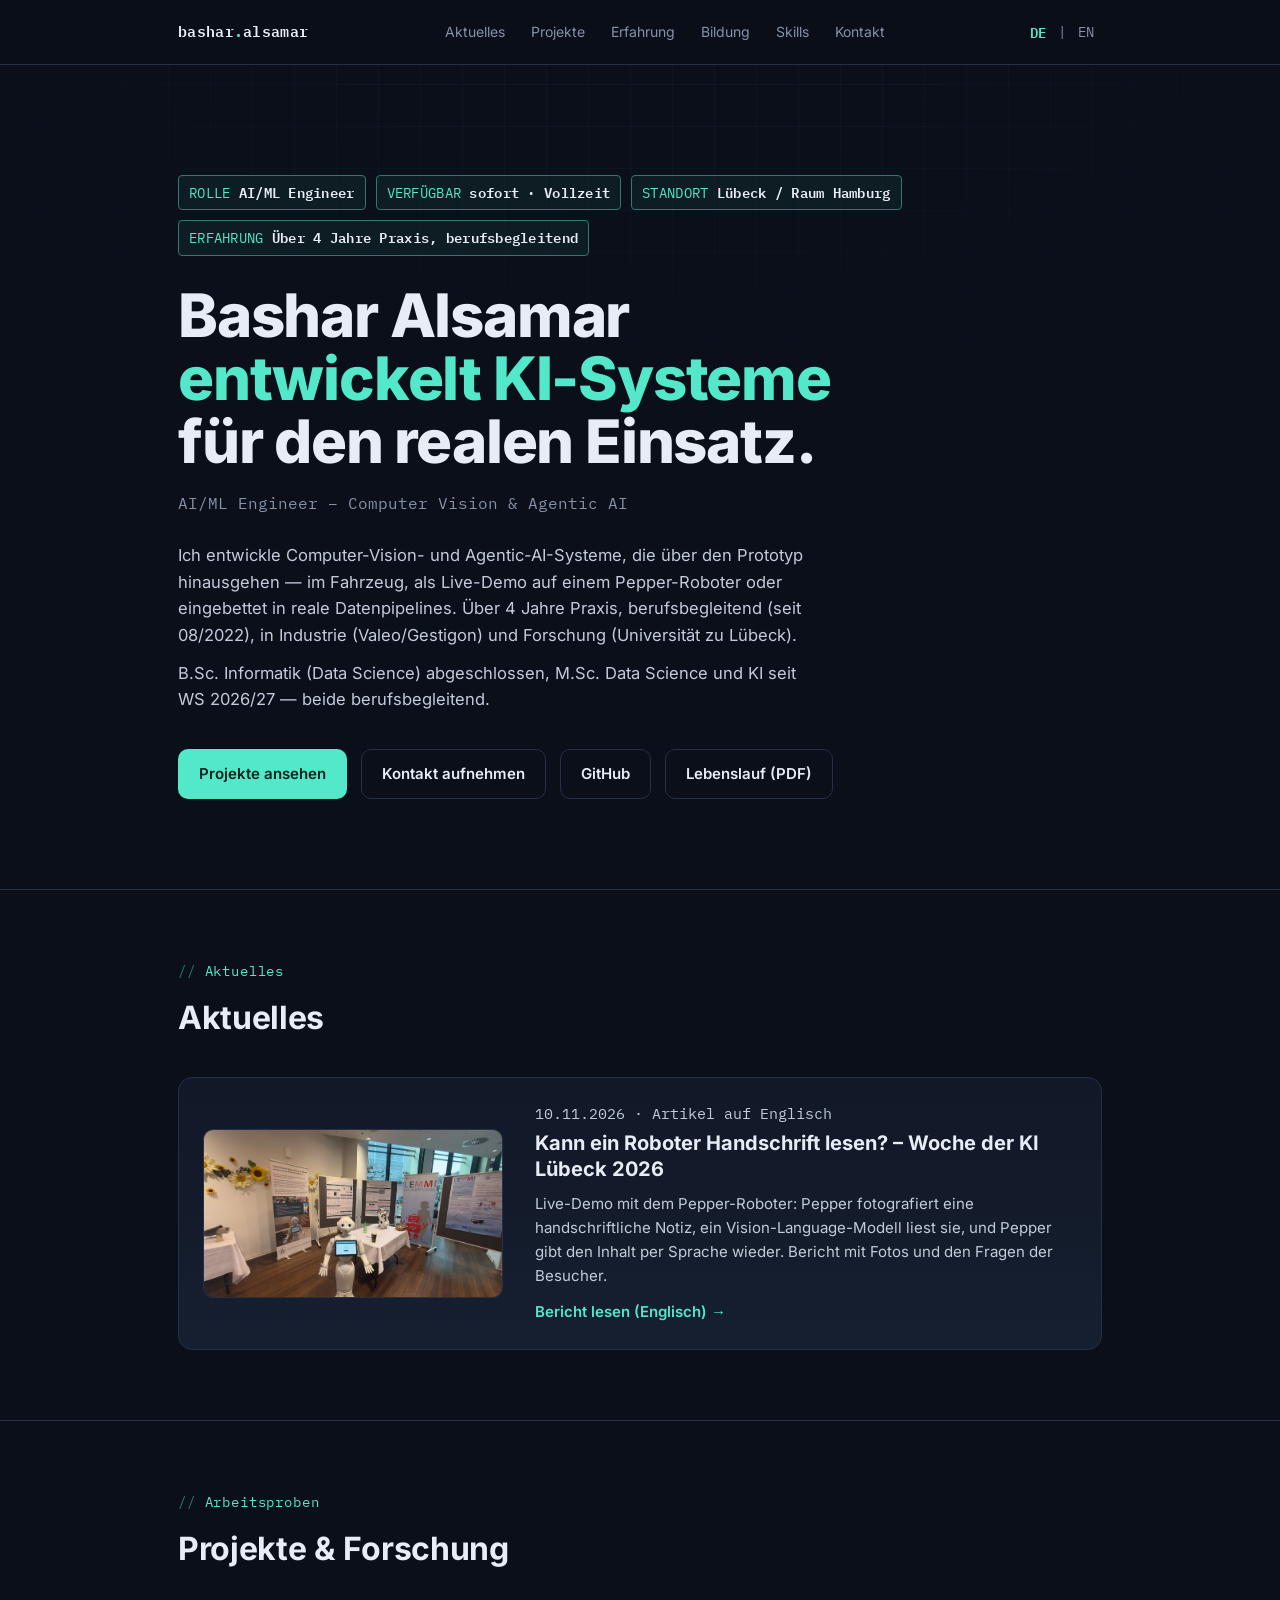
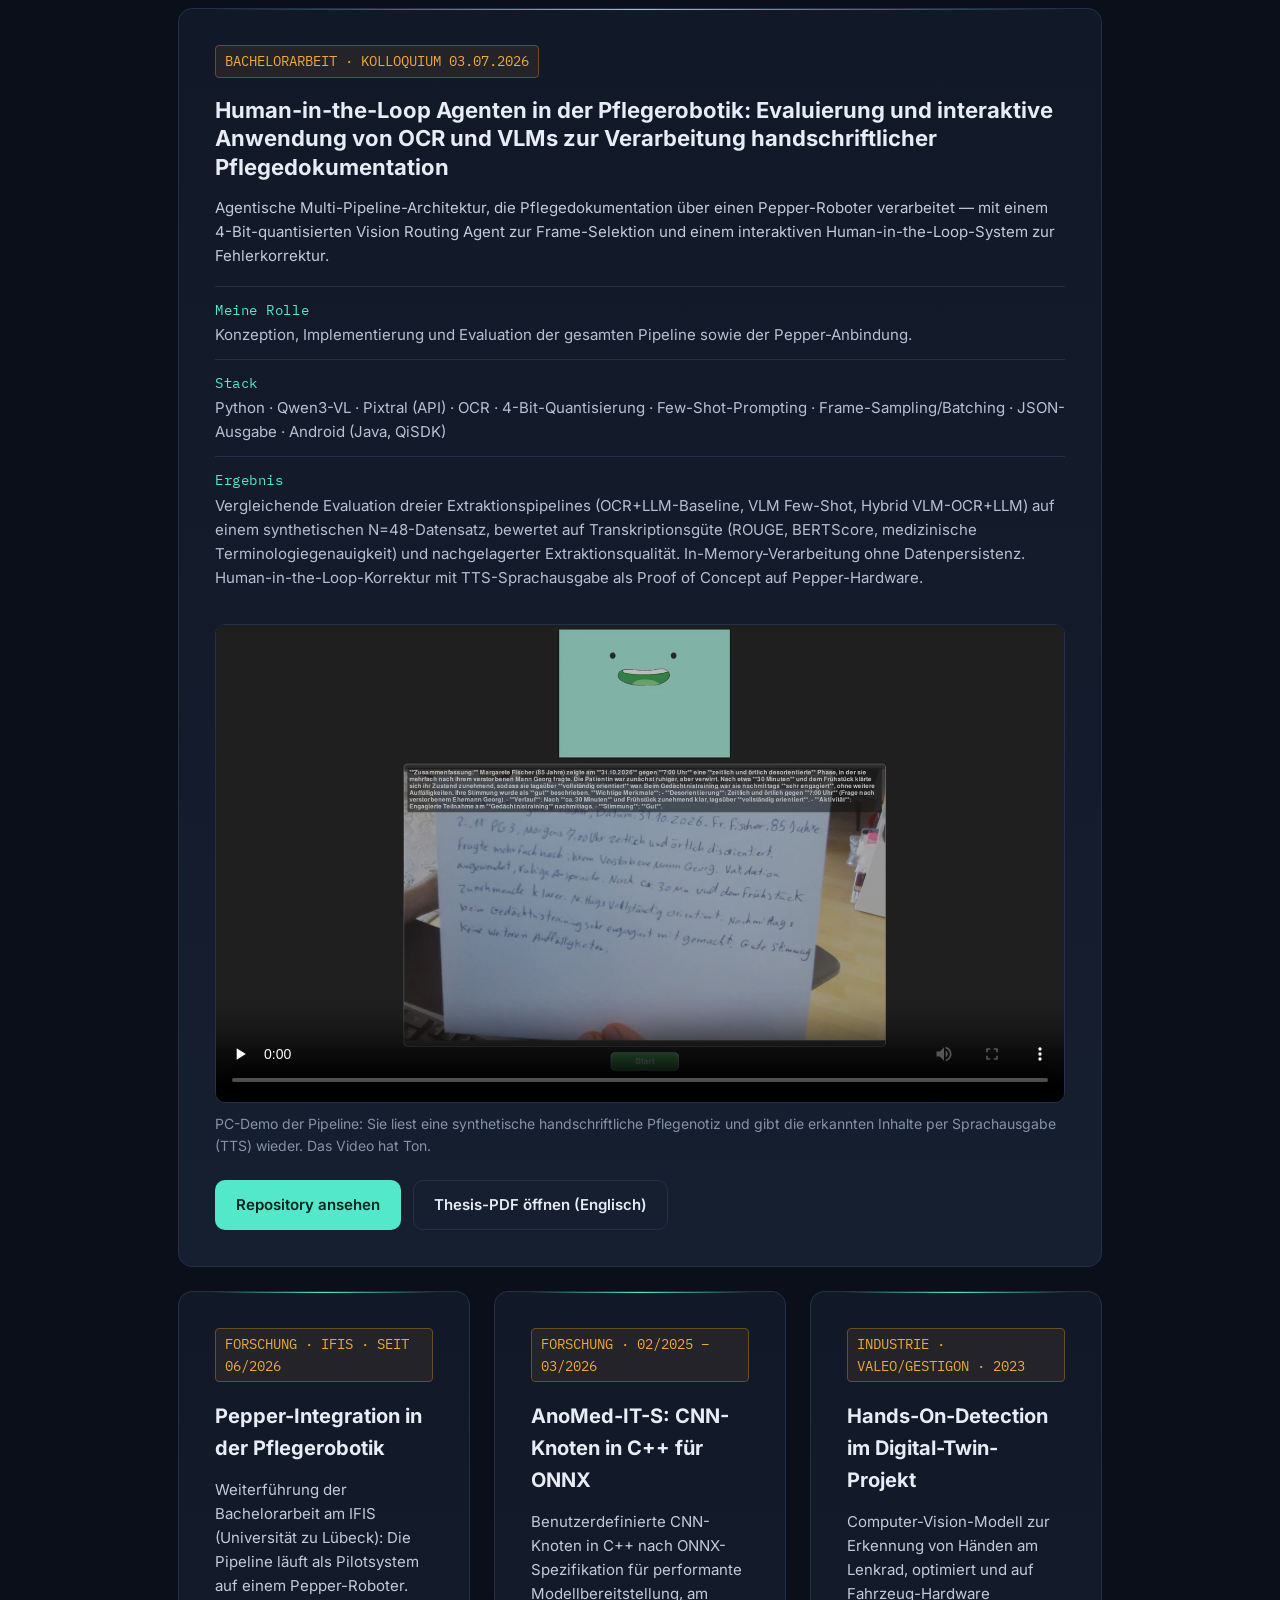
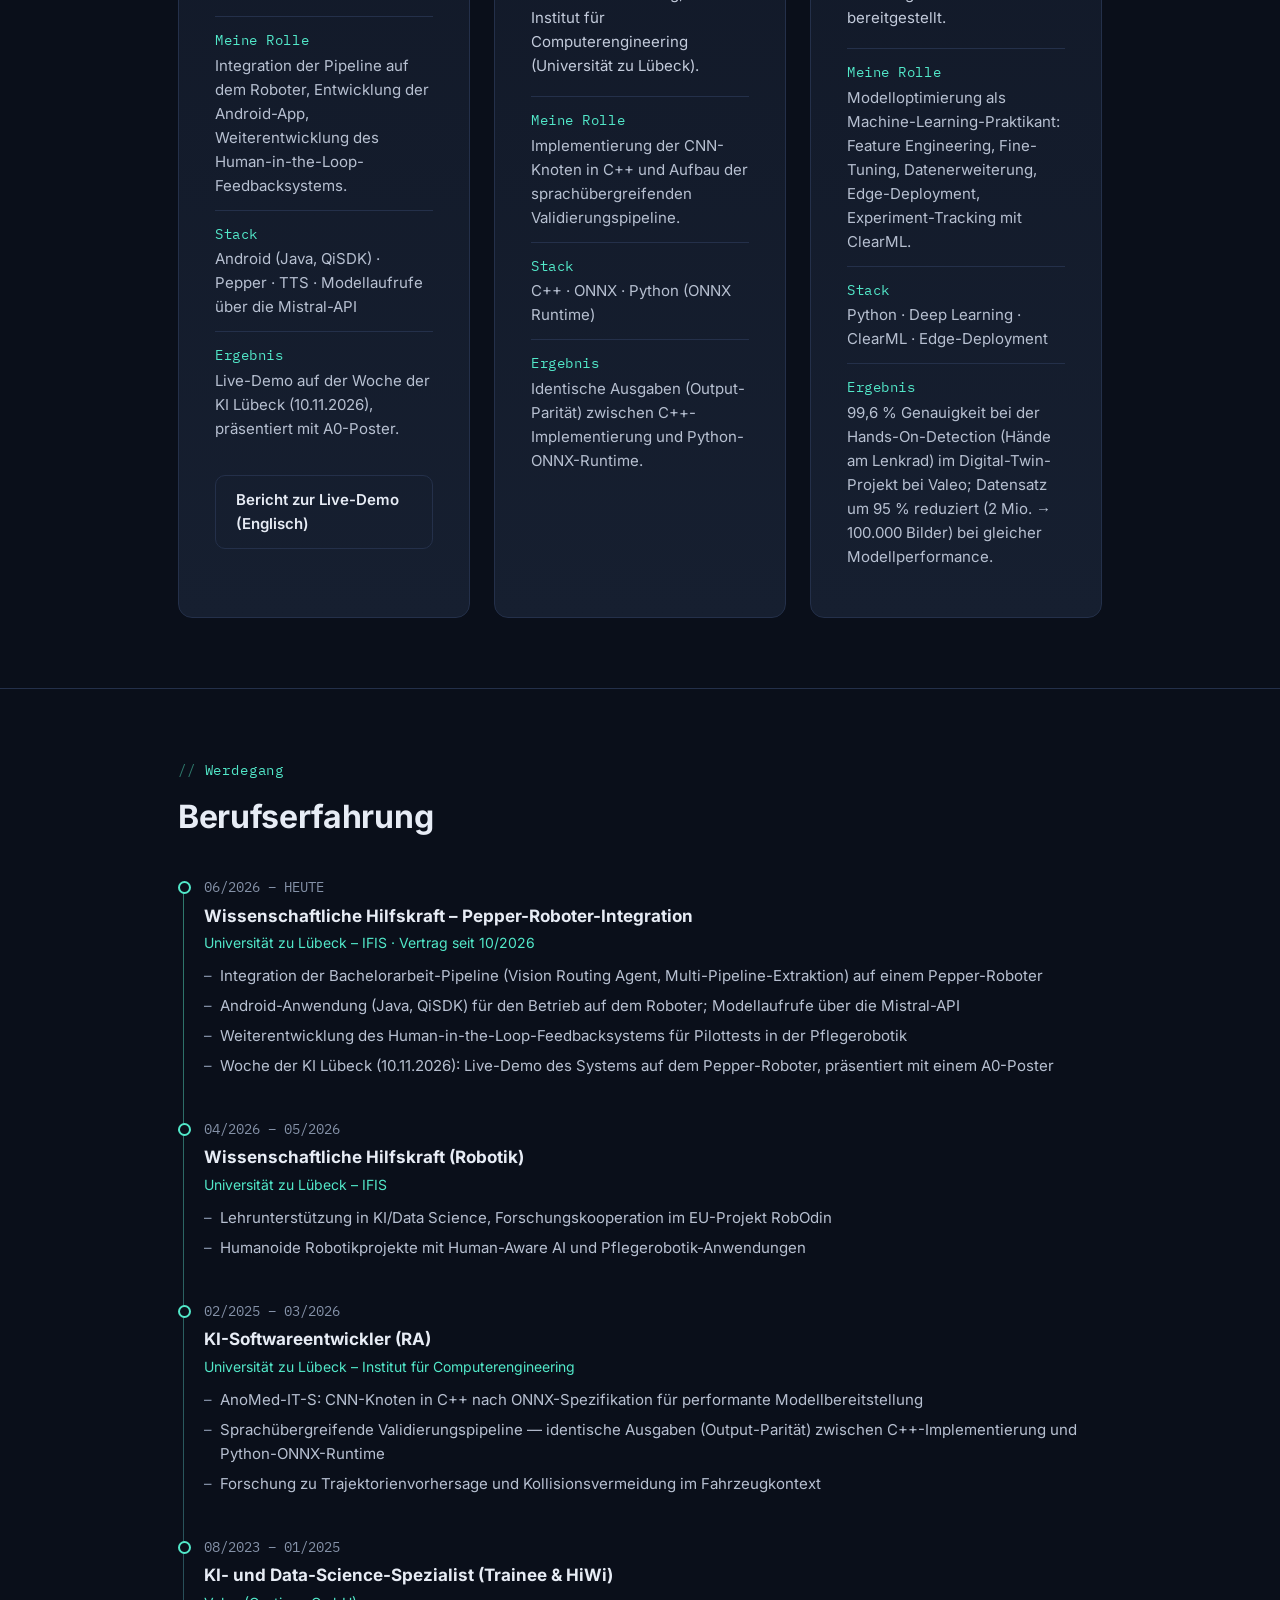
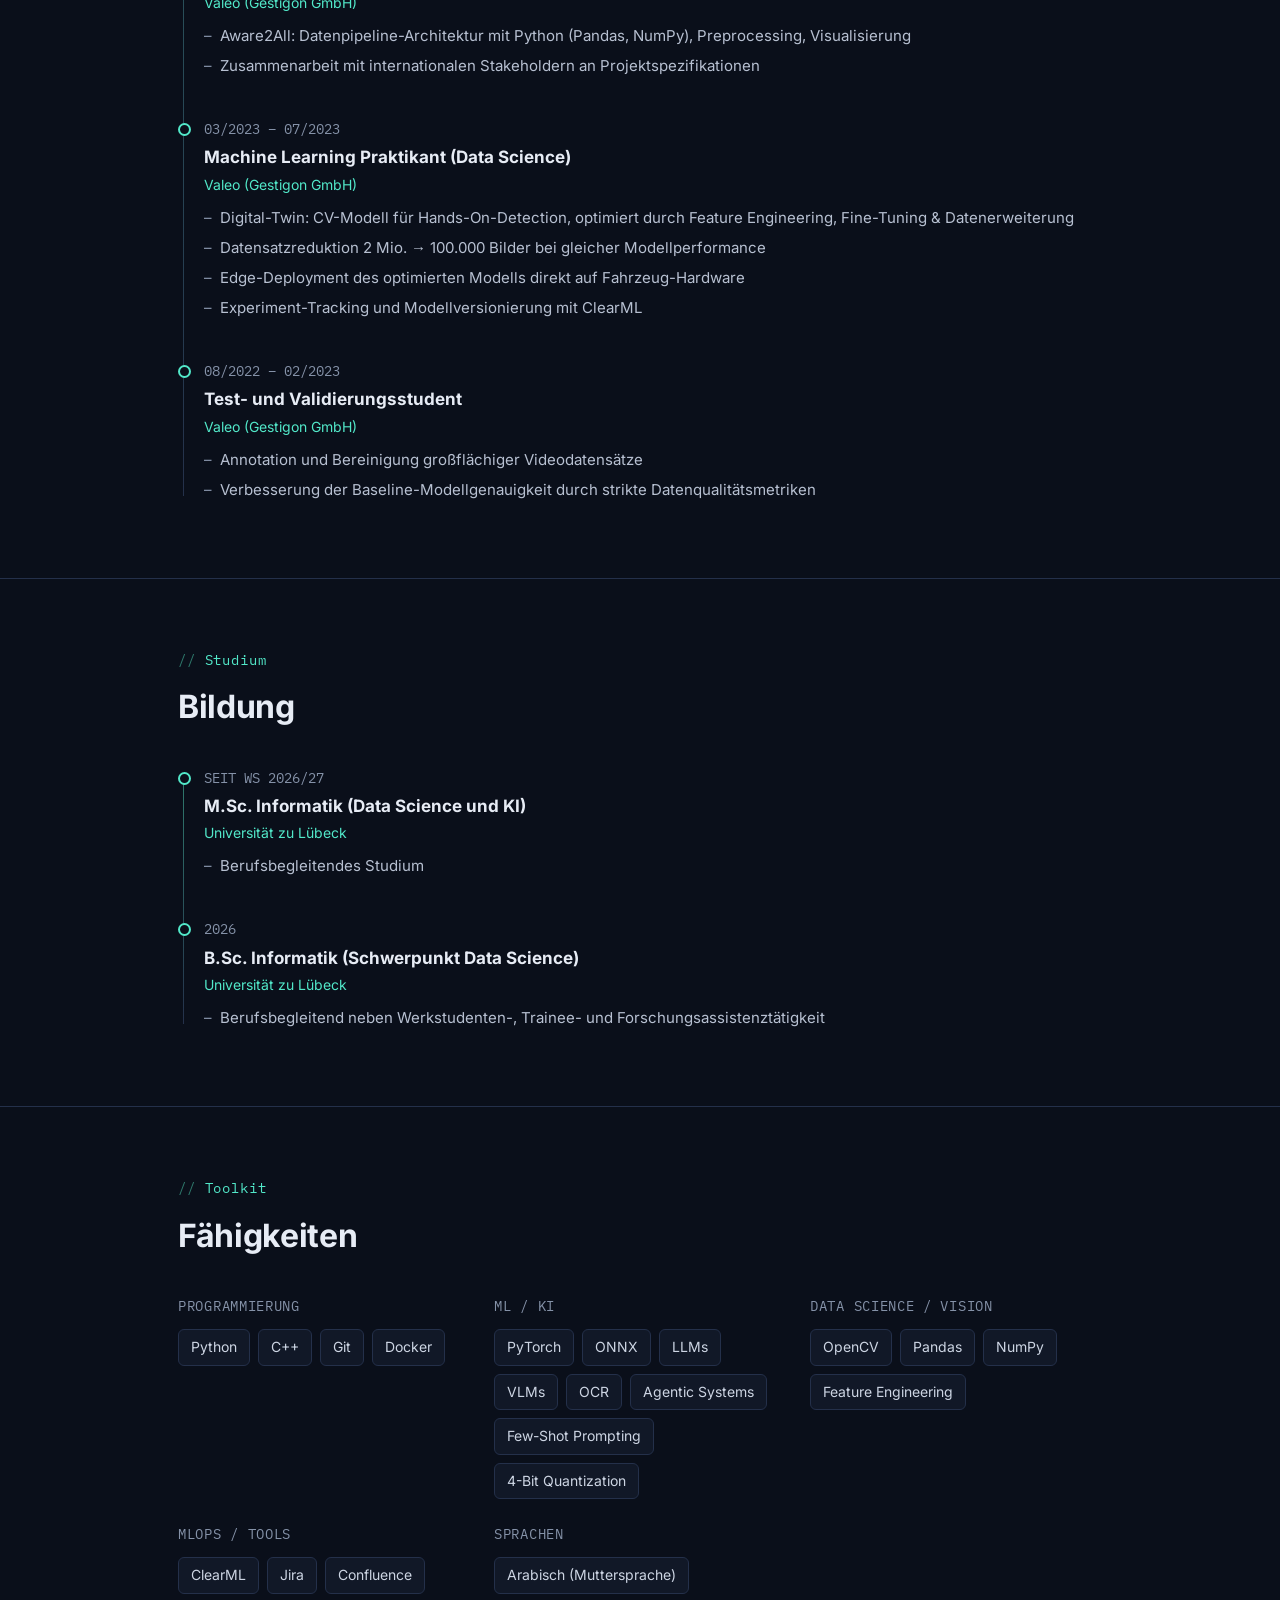
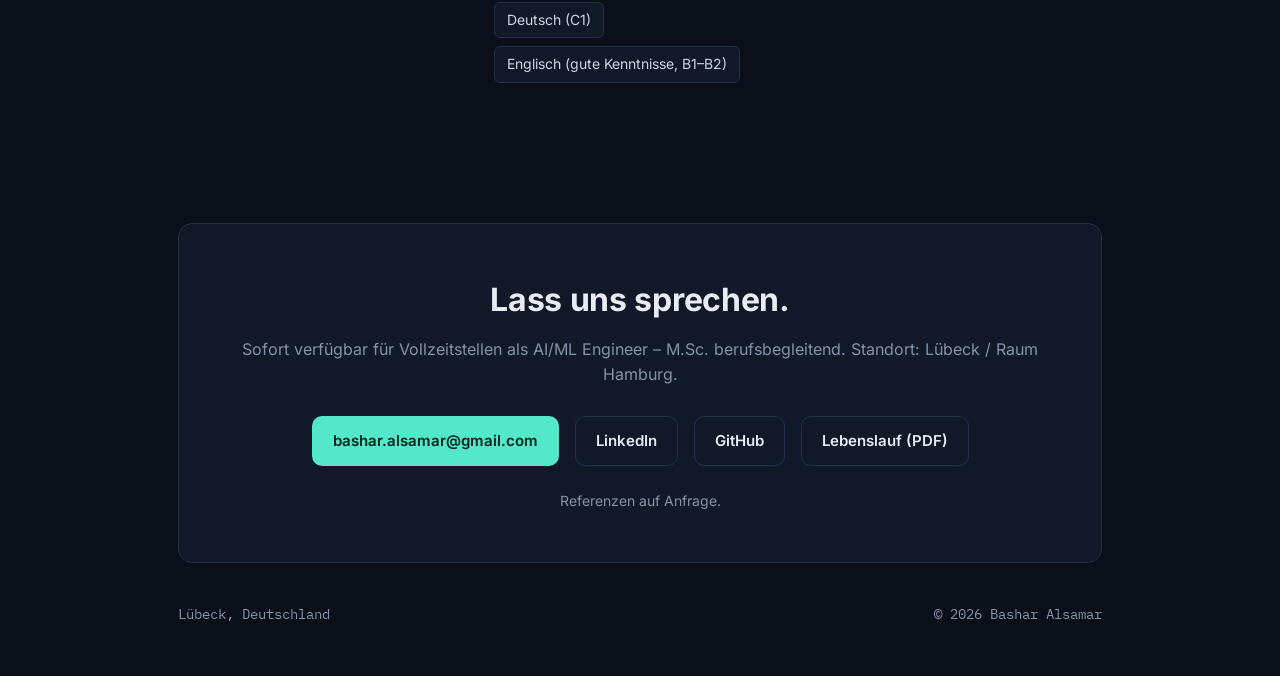
<file: index.html>
<!DOCTYPE html>
<html lang="de">
<head>
<meta charset="UTF-8">
<meta name="viewport" content="width=device-width, initial-scale=1.0">
<title>Bashar Alsamar — AI/ML Engineer | Computer Vision &amp; Agentic AI</title>
<meta name="description" content="Bashar Alsamar – AI/ML Engineer: Computer Vision, agentische KI-Systeme und Robotik. Über 4 Jahre Praxis, berufsbegleitend, bei Valeo/Gestigon und der Universität zu Lübeck.">
<link rel="canonical" href="https://basharalsamar.github.io/">
<link rel="alternate" hreflang="de" href="https://basharalsamar.github.io/">
<link rel="alternate" hreflang="en" href="https://basharalsamar.github.io/en/">
<link rel="alternate" hreflang="x-default" href="https://basharalsamar.github.io/">
<meta name="color-scheme" content="dark">
<meta name="theme-color" content="#0a0f1a">
<link rel="icon" href="data:image/svg+xml,%3Csvg xmlns='http://www.w3.org/2000/svg' viewBox='0 0 32 32'%3E%3Crect width='32' height='32' rx='7' fill='%230a0f1a'/%3E%3Ctext x='16' y='23' font-family='monospace' font-size='22' font-weight='700' text-anchor='middle' fill='%2352e8c9'%3Eb.%3C/text%3E%3C/svg%3E">

<!-- Open Graph / Link-Vorschau (LinkedIn, Messenger etc.) -->
<meta property="og:type" content="website">
<meta property="og:site_name" content="Bashar Alsamar">
<meta property="og:title" content="Bashar Alsamar — AI/ML Engineer">
<meta property="og:description" content="Computer Vision, agentische KI-Systeme und Robotik. Über 4 Jahre Praxis, berufsbegleitend, bei Valeo/Gestigon und der Universität zu Lübeck.">
<meta property="og:url" content="https://basharalsamar.github.io/">
<meta property="og:locale" content="de_DE">
<meta property="og:locale:alternate" content="en_US">
<meta property="og:image" content="https://basharalsamar.github.io/assets/og/og-image.jpg">
<meta property="og:image:type" content="image/jpeg">
<meta property="og:image:width" content="1200">
<meta property="og:image:height" content="630">
<meta property="og:image:alt" content="Der Pepper-Roboter am Stand auf der Woche der KI Lübeck, umgeben von Forschungsplakaten und einem NAO-Roboter.">
<meta name="twitter:card" content="summary_large_image">
<meta name="twitter:image" content="https://basharalsamar.github.io/assets/og/og-image.jpg">
<meta name="twitter:image:alt" content="Der Pepper-Roboter am Stand auf der Woche der KI Lübeck, umgeben von Forschungsplakaten und einem NAO-Roboter.">
<meta name="twitter:title" content="Bashar Alsamar — AI/ML Engineer">
<meta name="twitter:description" content="Computer Vision, agentische KI-Systeme und Robotik. Über 4 Jahre Praxis, berufsbegleitend, bei Valeo/Gestigon und der Universität zu Lübeck.">

<!-- Schriften lokal gehostet (keine Verbindung zu Google-Servern) -->
<link rel="preload" href="assets/fonts/inter-latin-wght-normal.woff2" as="font" type="font/woff2" crossorigin>
<script>document.documentElement.classList.add('js');</script>
<link rel="stylesheet" href="assets/css/main.css">
</head>
<body>
<a class="skip-link" href="#main">Zum Inhalt springen</a>
<div class="grid-bg" aria-hidden="true"></div>

<nav aria-label="Hauptnavigation">
  <div class="wrap">
    <div class="brand">bashar<span>.</span>alsamar</div>
    <div class="navlinks">
      <a href="#news">Aktuelles</a>
      <a href="#projects">Projekte</a>
      <a href="#experience">Erfahrung</a>
      <a href="#education">Bildung</a>
      <a href="#skills">Skills</a>
      <a href="#contact">Kontakt</a>
    </div>
    <div class="lang-switch" role="group" aria-label="Sprache / Language">
      <a href="index.html" lang="de" hreflang="de" aria-current="page">DE</a><span aria-hidden="true">|</span><a href="en/index.html" lang="en" hreflang="en">EN</a>
    </div>
  </div>
</nav>

<main id="main">
<header class="hero">
  <div class="wrap">
    <div class="tag-row">
      <span class="detect-tag">ROLLE <b>AI/ML Engineer</b></span>
      <span class="detect-tag">VERFÜGBAR <b>sofort · Vollzeit</b></span>
      <span class="detect-tag">STANDORT <b>Lübeck / Raum Hamburg</b></span>
      <span class="detect-tag">ERFAHRUNG <b>Über 4 Jahre Praxis, berufsbegleitend</b></span>
    </div>
    <h1>Bashar Alsamar<br><span class="accent">entwickelt KI-Systeme</span><br>für den realen Einsatz.</h1>
    <div class="role-line">AI/ML Engineer – Computer Vision &amp; Agentic AI</div>
    <div class="pitch" id="about">
      <p>
        Ich entwickle Computer-Vision- und Agentic-AI-Systeme, die über den Prototyp hinausgehen
        — im Fahrzeug, als Live-Demo auf einem Pepper-Roboter oder eingebettet in reale
        Datenpipelines. Über 4 Jahre Praxis, berufsbegleitend (seit 08/2022), in Industrie
        (Valeo/Gestigon) und Forschung (Universität zu Lübeck).
      </p>
      <p>
        B.Sc. Informatik (Data Science) abgeschlossen, M.Sc. Data Science und KI seit WS 2026/27 —
        beide berufsbegleitend.
      </p>
    </div>
    <div class="cta-row">
      <a class="btn btn-primary" href="#projects">Projekte ansehen</a>
      <a class="btn btn-ghost" href="#contact">Kontakt aufnehmen</a>
      <a class="btn btn-ghost" href="https://github.com/basharalsamar" target="_blank" rel="noopener">GitHub</a>
      <a class="btn btn-ghost" id="cv-link" href="CV_Bashar_Alsamar_DE.pdf" download rel="noopener">Lebenslauf (PDF)</a>
    </div>
  </div>
</header>

<section id="news">
  <div class="wrap">
    <div class="eyebrow">Aktuelles</div>
    <h2>Aktuelles</h2>
    <article class="news-card" data-reveal>
      <a class="news-thumb" href="news/woche-der-ki-luebeck.html" tabindex="-1" aria-hidden="true">
        <img src="assets/news/woche-der-ki/01-booth-overview-thumb.jpg" alt="" width="747" height="420" loading="lazy" decoding="async">
      </a>
      <div>
        <p class="news-date"><time datetime="2026-11-10">10.11.2026</time> · Artikel auf Englisch</p>
        <h3><a href="news/woche-der-ki-luebeck.html" hreflang="en">Kann ein Roboter Handschrift lesen? – Woche der KI Lübeck 2026</a></h3>
        <p>
          Live-Demo mit dem Pepper-Roboter: Pepper fotografiert eine handschriftliche Notiz, ein
          Vision-Language-Modell liest sie, und Pepper gibt den Inhalt per Sprache wieder.
          Bericht mit Fotos und den Fragen der Besucher.
        </p>
        <a class="text-link" href="news/woche-der-ki-luebeck.html" hreflang="en">Bericht lesen (Englisch) →</a>
      </div>
    </article>
  </div>
</section>

<section id="projects">
  <div class="wrap">
    <span id="project"></span>
    <div class="eyebrow">Arbeitsproben</div>
    <h2>Projekte &amp; Forschung</h2>

    <article class="project-card featured" data-reveal>
      <span class="project-badge">BACHELORARBEIT · KOLLOQUIUM 03.07.2026</span>
      <h3>Human-in-the-Loop Agenten in der Pflegerobotik: Evaluierung und interaktive Anwendung von OCR und VLMs zur Verarbeitung handschriftlicher Pflegedokumentation</h3>
      <p class="card-lead">
        Agentische Multi-Pipeline-Architektur, die Pflegedokumentation über einen Pepper-Roboter
        verarbeitet — mit einem 4-Bit-quantisierten Vision Routing Agent zur Frame-Selektion und
        einem interaktiven Human-in-the-Loop-System zur Fehlerkorrektur.
      </p>
      <dl class="card-facts">
        <div>
          <dt>Meine Rolle</dt>
          <dd>Konzeption, Implementierung und Evaluation der gesamten Pipeline sowie der Pepper-Anbindung.</dd>
        </div>
        <div>
          <dt>Stack</dt>
          <dd>Python · Qwen3-VL · Pixtral (API) · OCR · 4-Bit-Quantisierung · Few-Shot-Prompting · Frame-Sampling/Batching · JSON-Ausgabe · Android (Java, QiSDK)</dd>
        </div>
        <div>
          <dt>Ergebnis</dt>
          <dd>Vergleichende Evaluation dreier Extraktionspipelines (OCR+LLM-Baseline, VLM Few-Shot, Hybrid VLM-OCR+LLM) auf einem synthetischen N=48-Datensatz, bewertet auf Transkriptionsgüte (ROUGE, BERTScore, medizinische Terminologiegenauigkeit) und nachgelagerter Extraktionsqualität. In-Memory-Verarbeitung ohne Datenpersistenz. Human-in-the-Loop-Korrektur mit TTS-Sprachausgabe als Proof of Concept auf Pepper-Hardware.</dd>
        </div>
      </dl>

      <figure class="video-figure">
        <div class="video-frame">
          <video controls preload="none" poster="assets/video/ba-demo-poster.webp" aria-describedby="demo-desc">
            <source src="assets/video/ba-demo.mp4" type="video/mp4">
            Dein Browser unterstützt das Video-Tag nicht.
            <a href="assets/video/ba-demo.mp4">Video direkt ansehen</a>
          </video>
        </div>
        <figcaption id="demo-desc">PC-Demo der Pipeline: Sie liest eine synthetische handschriftliche Pflegenotiz und gibt die erkannten Inhalte per Sprachausgabe (TTS) wieder. Das Video hat Ton.</figcaption>
      </figure>

      <div class="project-links">
        <a class="btn btn-primary" href="https://github.com/BasharAlsamar/bachelor-thesis-nursing-agents" target="_blank" rel="noopener">Repository ansehen</a>
        <a class="btn btn-ghost" href="https://github.com/BasharAlsamar/bachelor-thesis-nursing-agents/blob/main/Thesis/Abschlussarbeit.pdf" target="_blank" rel="noopener">Thesis-PDF öffnen (Englisch)</a>
      </div>
    </article>

    <div class="project-grid">

      <article class="project-card" data-reveal>
        <span class="project-badge">FORSCHUNG · IFIS · SEIT 06/2026</span>
        <h3>Pepper-Integration in der Pflegerobotik</h3>
        <p class="card-lead">
          Weiterführung der Bachelorarbeit am IFIS (Universität zu Lübeck): Die Pipeline läuft
          als Pilotsystem auf einem Pepper-Roboter.
        </p>
        <dl class="card-facts">
          <div>
            <dt>Meine Rolle</dt>
            <dd>Integration der Pipeline auf dem Roboter, Entwicklung der Android-App, Weiterentwicklung des Human-in-the-Loop-Feedbacksystems.</dd>
          </div>
          <div>
            <dt>Stack</dt>
            <dd>Android (Java, QiSDK) · Pepper · TTS · Modellaufrufe über die Mistral-API</dd>
          </div>
          <div>
            <dt>Ergebnis</dt>
            <dd>Live-Demo auf der Woche der KI Lübeck (10.11.2026), präsentiert mit A0-Poster.</dd>
          </div>
        </dl>
        <div class="project-links">
          <a class="btn btn-ghost" href="news/woche-der-ki-luebeck.html" hreflang="en">Bericht zur Live-Demo (Englisch)</a>
        </div>
      </article>

      <article class="project-card" data-reveal>
        <span class="project-badge">FORSCHUNG · 02/2025 – 03/2026</span>
        <h3>AnoMed-IT-S: CNN-Knoten in C++ für ONNX</h3>
        <p class="card-lead">
          Benutzerdefinierte CNN-Knoten in C++ nach ONNX-Spezifikation für performante
          Modellbereitstellung, am Institut für Computerengineering (Universität zu Lübeck).
        </p>
        <dl class="card-facts">
          <div>
            <dt>Meine Rolle</dt>
            <dd>Implementierung der CNN-Knoten in C++ und Aufbau der sprachübergreifenden Validierungspipeline.</dd>
          </div>
          <div>
            <dt>Stack</dt>
            <dd>C++ · ONNX · Python (ONNX Runtime)</dd>
          </div>
          <div>
            <dt>Ergebnis</dt>
            <dd>Identische Ausgaben (Output-Parität) zwischen C++-Implementierung und Python-ONNX-Runtime.</dd>
          </div>
        </dl>
      </article>

      <article class="project-card" data-reveal>
        <span class="project-badge">INDUSTRIE · VALEO/GESTIGON · 2023</span>
        <h3>Hands-On-Detection im Digital-Twin-Projekt</h3>
        <p class="card-lead">
          Computer-Vision-Modell zur Erkennung von Händen am Lenkrad, optimiert und auf
          Fahrzeug-Hardware bereitgestellt.
        </p>
        <dl class="card-facts">
          <div>
            <dt>Meine Rolle</dt>
            <dd>Modelloptimierung als Machine-Learning-Praktikant: Feature Engineering, Fine-Tuning, Datenerweiterung, Edge-Deployment, Experiment-Tracking mit ClearML.</dd>
          </div>
          <div>
            <dt>Stack</dt>
            <dd>Python · Deep Learning · ClearML · Edge-Deployment</dd>
          </div>
          <div>
            <dt>Ergebnis</dt>
            <dd>99,6&nbsp;% Genauigkeit bei der Hands-On-Detection (Hände am Lenkrad) im Digital-Twin-Projekt bei Valeo; Datensatz um 95&nbsp;% reduziert (2 Mio. → 100.000 Bilder) bei gleicher Modellperformance.</dd>
          </div>
        </dl>
      </article>

    </div>
  </div>
</section>

<section id="experience">
  <div class="wrap">
    <div class="eyebrow">Werdegang</div>
    <h2>Berufserfahrung</h2>
    <div class="timeline">

      <div class="tl-item" data-reveal>
        <div class="tl-date">06/2026 – HEUTE</div>
        <h3 class="tl-role">Wissenschaftliche Hilfskraft – Pepper-Roboter-Integration</h3>
        <div class="tl-org">Universität zu Lübeck – IFIS · Vertrag seit 10/2026</div>
        <ul>
          <li>Integration der Bachelorarbeit-Pipeline (Vision Routing Agent, Multi-Pipeline-Extraktion) auf einem Pepper-Roboter</li>
          <li>Android-Anwendung (Java, QiSDK) für den Betrieb auf dem Roboter; Modellaufrufe über die Mistral-API</li>
          <li>Weiterentwicklung des Human-in-the-Loop-Feedbacksystems für Pilottests in der Pflegerobotik</li>
          <li>Woche der KI Lübeck (10.11.2026): Live-Demo des Systems auf dem Pepper-Roboter, präsentiert mit einem A0-Poster</li>
        </ul>
      </div>

      <div class="tl-item" data-reveal>
        <div class="tl-date">04/2026 – 05/2026</div>
        <h3 class="tl-role">Wissenschaftliche Hilfskraft (Robotik)</h3>
        <div class="tl-org">Universität zu Lübeck – IFIS</div>
        <ul>
          <li>Lehrunterstützung in KI/Data Science, Forschungskooperation im EU-Projekt RobOdin</li>
          <li>Humanoide Robotikprojekte mit Human-Aware AI und Pflegerobotik-Anwendungen</li>
        </ul>
      </div>

      <div class="tl-item" data-reveal>
        <div class="tl-date">02/2025 – 03/2026</div>
        <h3 class="tl-role">KI-Softwareentwickler (RA)</h3>
        <div class="tl-org">Universität zu Lübeck – Institut für Computerengineering</div>
        <ul>
          <li>AnoMed-IT-S: CNN-Knoten in C++ nach ONNX-Spezifikation für performante Modellbereitstellung</li>
          <li>Sprachübergreifende Validierungspipeline — identische Ausgaben (Output-Parität) zwischen C++-Implementierung und Python-ONNX-Runtime</li>
          <li>Forschung zu Trajektorienvorhersage und Kollisionsvermeidung im Fahrzeugkontext</li>
        </ul>
      </div>

      <div class="tl-item" data-reveal>
        <div class="tl-date">08/2023 – 01/2025</div>
        <h3 class="tl-role">KI- und Data-Science-Spezialist (Trainee &amp; HiWi)</h3>
        <div class="tl-org">Valeo (Gestigon GmbH)</div>
        <ul>
          <li>Aware2All: Datenpipeline-Architektur mit Python (Pandas, NumPy), Preprocessing, Visualisierung</li>
          <li>Zusammenarbeit mit internationalen Stakeholdern an Projektspezifikationen</li>
        </ul>
      </div>

      <div class="tl-item" data-reveal>
        <div class="tl-date">03/2023 – 07/2023</div>
        <h3 class="tl-role">Machine Learning Praktikant (Data Science)</h3>
        <div class="tl-org">Valeo (Gestigon GmbH)</div>
        <ul>
          <li>Digital-Twin: CV-Modell für Hands-On-Detection, optimiert durch Feature Engineering, Fine-Tuning &amp; Datenerweiterung</li>
          <li>Datensatzreduktion 2 Mio. → 100.000 Bilder bei gleicher Modellperformance</li>
          <li>Edge-Deployment des optimierten Modells direkt auf Fahrzeug-Hardware</li>
          <li>Experiment-Tracking und Modellversionierung mit ClearML</li>
        </ul>
      </div>

      <div class="tl-item" data-reveal>
        <div class="tl-date">08/2022 – 02/2023</div>
        <h3 class="tl-role">Test- und Validierungsstudent</h3>
        <div class="tl-org">Valeo (Gestigon GmbH)</div>
        <ul>
          <li>Annotation und Bereinigung großflächiger Videodatensätze</li>
          <li>Verbesserung der Baseline-Modellgenauigkeit durch strikte Datenqualitätsmetriken</li>
        </ul>
      </div>

    </div>
  </div>
</section>

<section id="education">
  <div class="wrap">
    <div class="eyebrow">Studium</div>
    <h2>Bildung</h2>
    <div class="timeline">

      <div class="tl-item" data-reveal>
        <div class="tl-date">SEIT WS 2026/27</div>
        <h3 class="tl-role">M.Sc. Informatik (Data Science und KI)</h3>
        <div class="tl-org">Universität zu Lübeck</div>
        <ul>
          <li>Berufsbegleitendes Studium</li>
        </ul>
      </div>

      <div class="tl-item" data-reveal>
        <div class="tl-date">2026</div>
        <h3 class="tl-role">B.Sc. Informatik (Schwerpunkt Data Science)</h3>
        <div class="tl-org">Universität zu Lübeck</div>
        <ul>
          <li>Berufsbegleitend neben Werkstudenten-, Trainee- und Forschungsassistenztätigkeit</li>
        </ul>
      </div>

    </div>
  </div>
</section>

<section id="skills">
  <div class="wrap">
    <div class="eyebrow">Toolkit</div>
    <h2>Fähigkeiten</h2>
    <div class="skill-groups">
      <div class="skill-group" data-reveal>
        <h3>Programmierung</h3>
        <div class="skill-tags">
          <span class="skill-tag">Python</span><span class="skill-tag">C++</span>
          <span class="skill-tag">Git</span><span class="skill-tag">Docker</span>
        </div>
      </div>
      <div class="skill-group" data-reveal>
        <h3>ML / KI</h3>
        <div class="skill-tags">
          <span class="skill-tag">PyTorch</span><span class="skill-tag">ONNX</span>
          <span class="skill-tag">LLMs</span><span class="skill-tag">VLMs</span>
          <span class="skill-tag">OCR</span><span class="skill-tag">Agentic Systems</span>
          <span class="skill-tag">Few-Shot Prompting</span><span class="skill-tag">4-Bit Quantization</span>
        </div>
      </div>
      <div class="skill-group" data-reveal>
        <h3>Data Science / Vision</h3>
        <div class="skill-tags">
          <span class="skill-tag">OpenCV</span><span class="skill-tag">Pandas</span>
          <span class="skill-tag">NumPy</span><span class="skill-tag">Feature Engineering</span>
        </div>
      </div>
      <div class="skill-group" data-reveal>
        <h3>MLOps / Tools</h3>
        <div class="skill-tags">
          <span class="skill-tag">ClearML</span><span class="skill-tag">Jira</span>
          <span class="skill-tag">Confluence</span>
        </div>
      </div>
      <div class="skill-group" data-reveal>
        <h3>Sprachen</h3>
        <div class="skill-tags">
          <span class="skill-tag">Arabisch (Muttersprache)</span>
          <span class="skill-tag">Deutsch (C1)</span>
          <span class="skill-tag">Englisch (gute Kenntnisse, B1–B2)</span>
        </div>
      </div>
    </div>
  </div>
</section>
</main>

<footer id="contact">
  <div class="wrap">
    <div class="contact-box" data-reveal>
      <h2>Lass uns sprechen.</h2>
      <p>Sofort verfügbar für Vollzeitstellen als AI/ML Engineer – M.Sc. berufsbegleitend. Standort: Lübeck / Raum Hamburg.</p>
      <div class="contact-links">
        <a class="btn btn-primary" href="mailto:bashar.alsamar@gmail.com">bashar.alsamar@gmail.com</a>
        <a class="btn btn-ghost" href="https://linkedin.com/in/BasharAlsamar" target="_blank" rel="noopener">LinkedIn</a>
        <a class="btn btn-ghost" href="https://github.com/basharalsamar" target="_blank" rel="noopener">GitHub</a>
        <a class="btn btn-ghost" href="CV_Bashar_Alsamar_DE.pdf" download rel="noopener">Lebenslauf (PDF)</a>
      </div>
      <p class="contact-note" id="certificates">Referenzen auf Anfrage.</p>
    </div>
    <div class="foot-meta">
      <span>Lübeck, Deutschland</span>
      <span>© 2026 Bashar Alsamar</span>
    </div>
  </div>
</footer>

<script>
  const revealEls = document.querySelectorAll('[data-reveal]');
  const io = new IntersectionObserver((entries)=>{
    entries.forEach(e=>{
      if(e.isIntersecting){ e.target.classList.add('in'); io.unobserve(e.target); }
    });
  }, { threshold: 0.15 });
  revealEls.forEach(el=> io.observe(el));
</script>

</body>
</html>
</file>
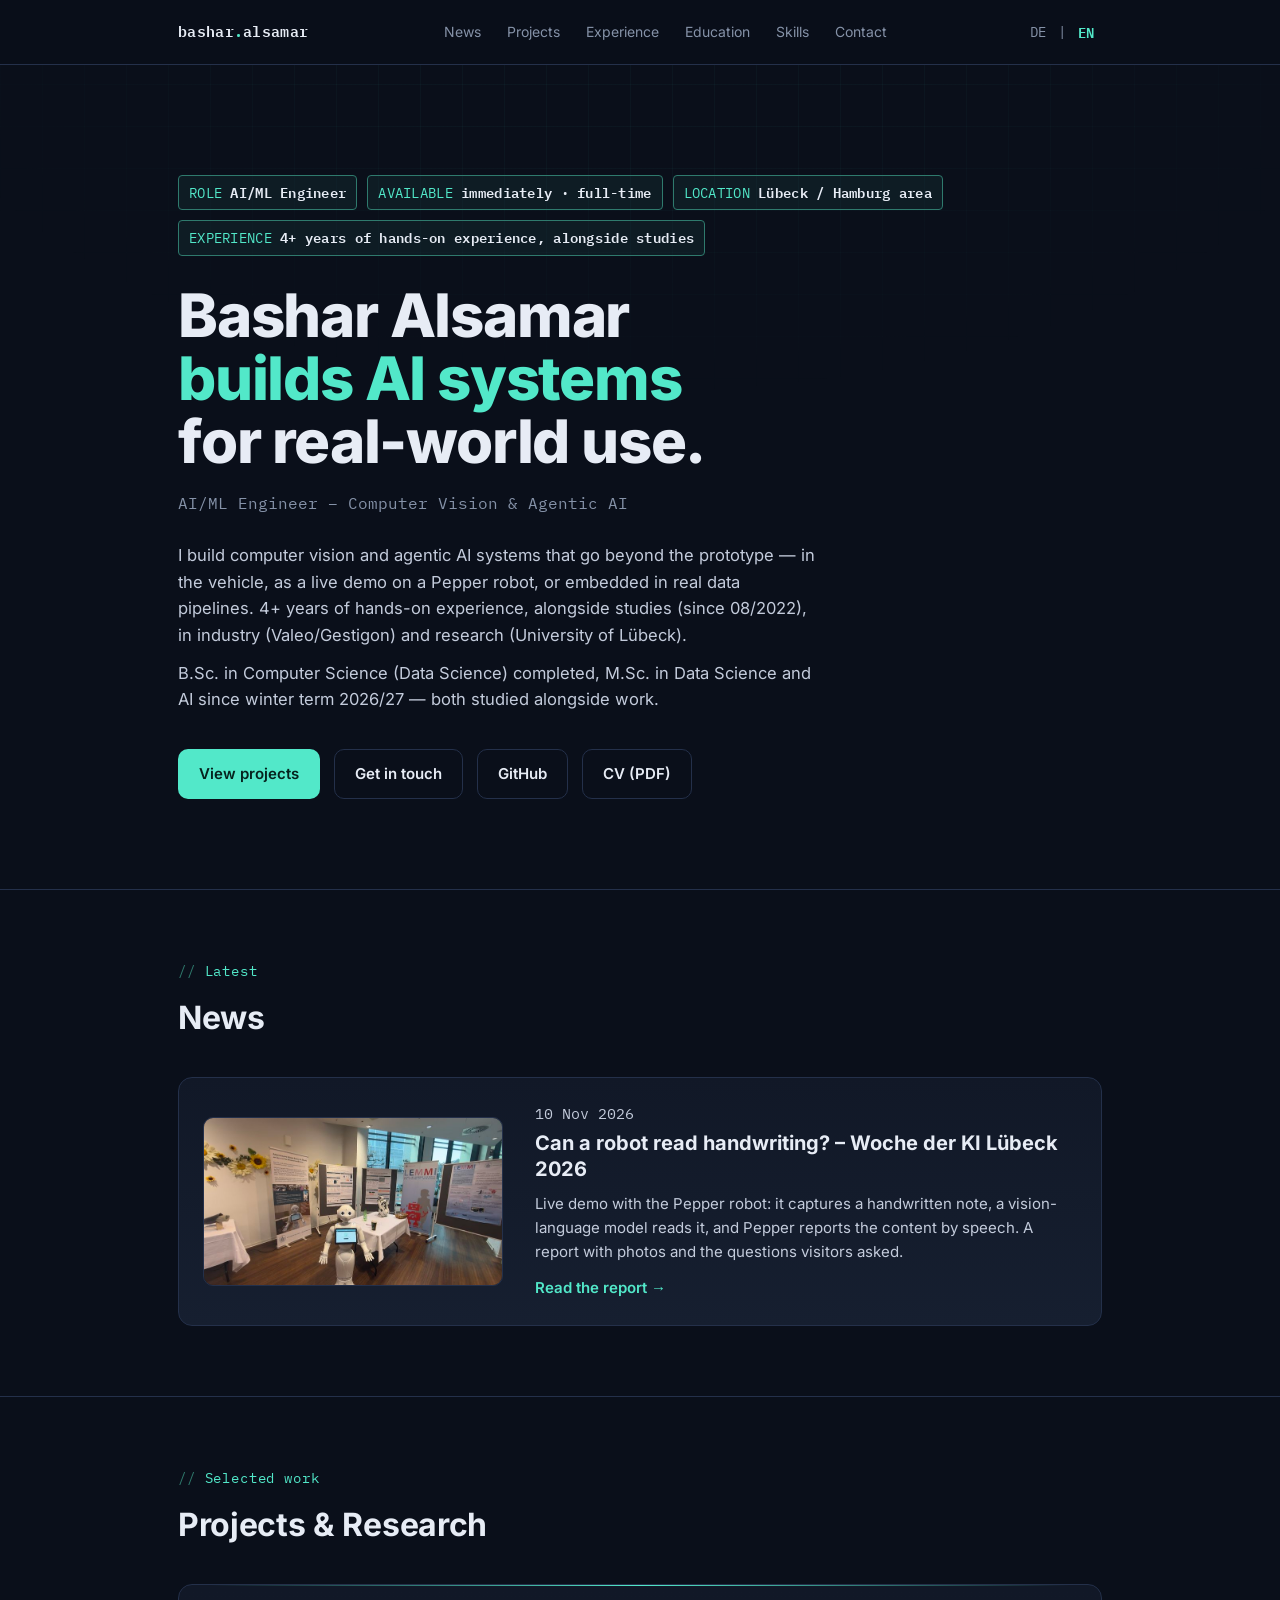
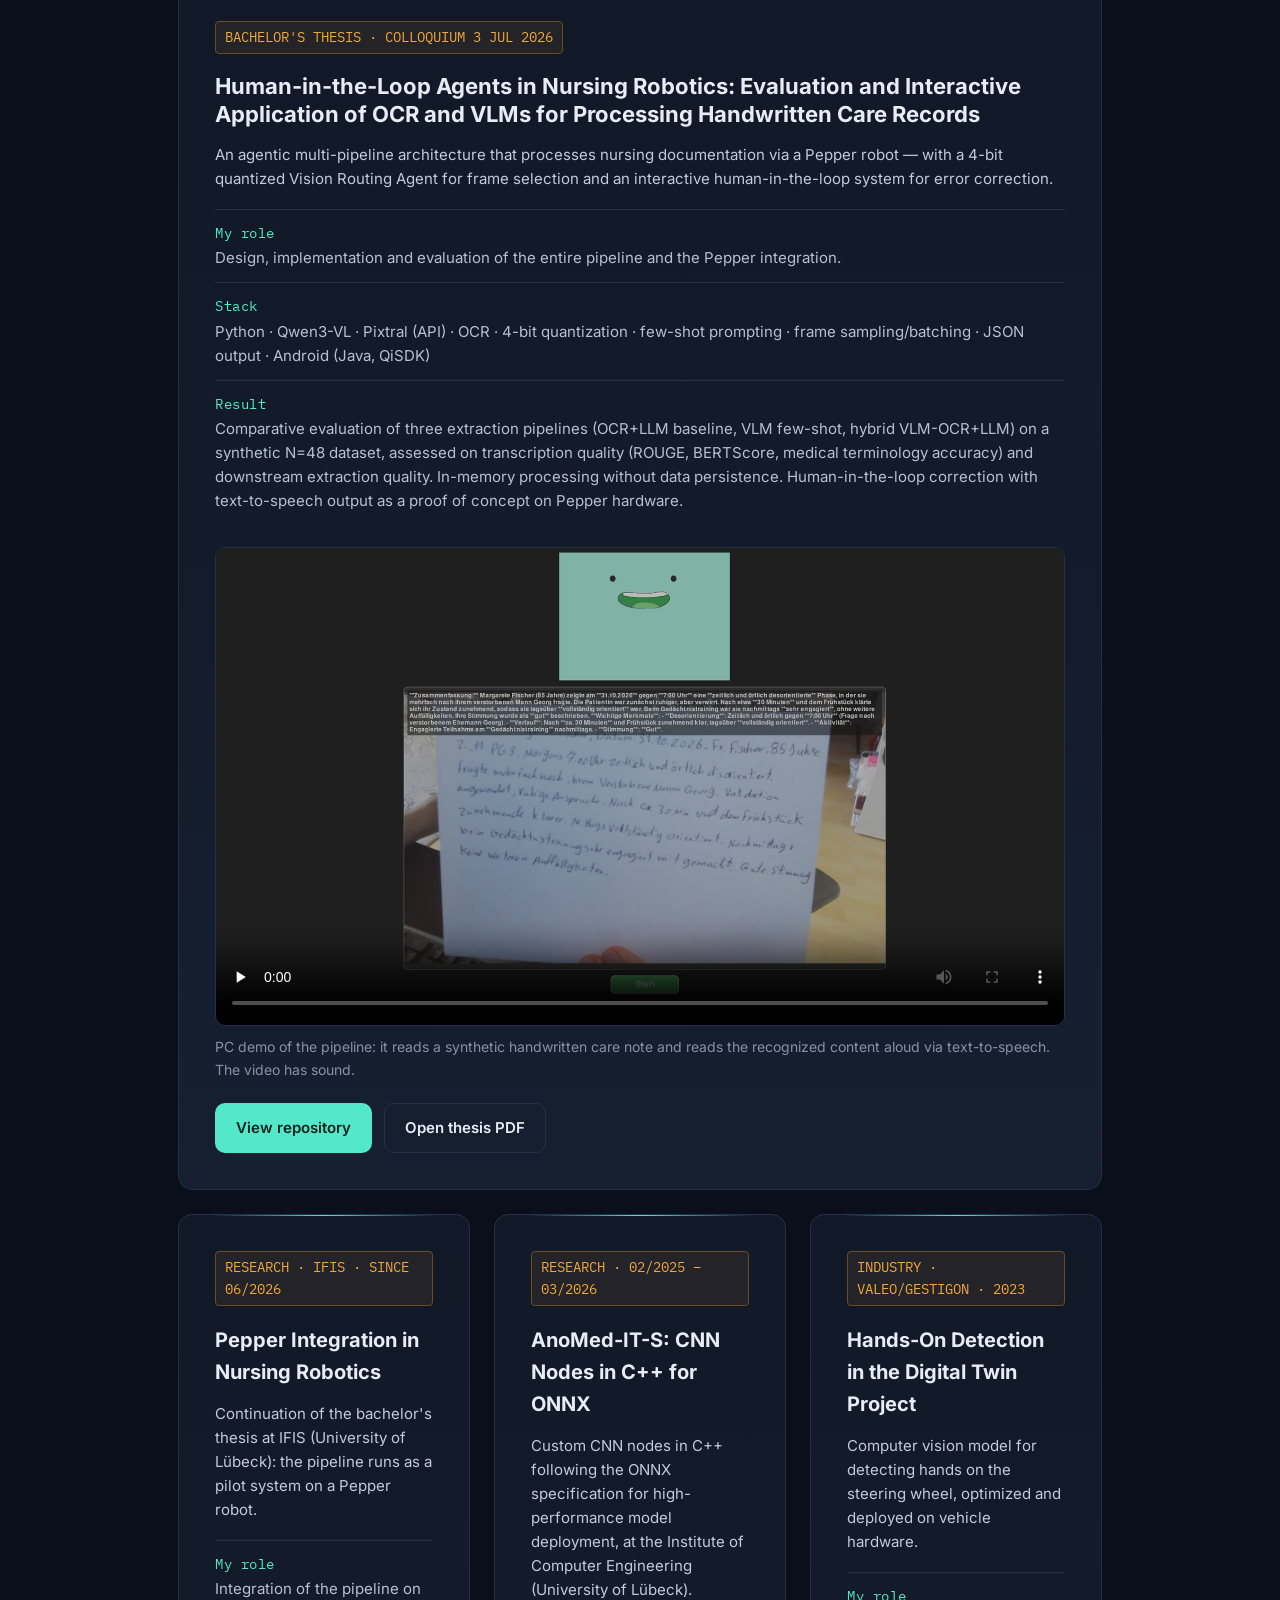
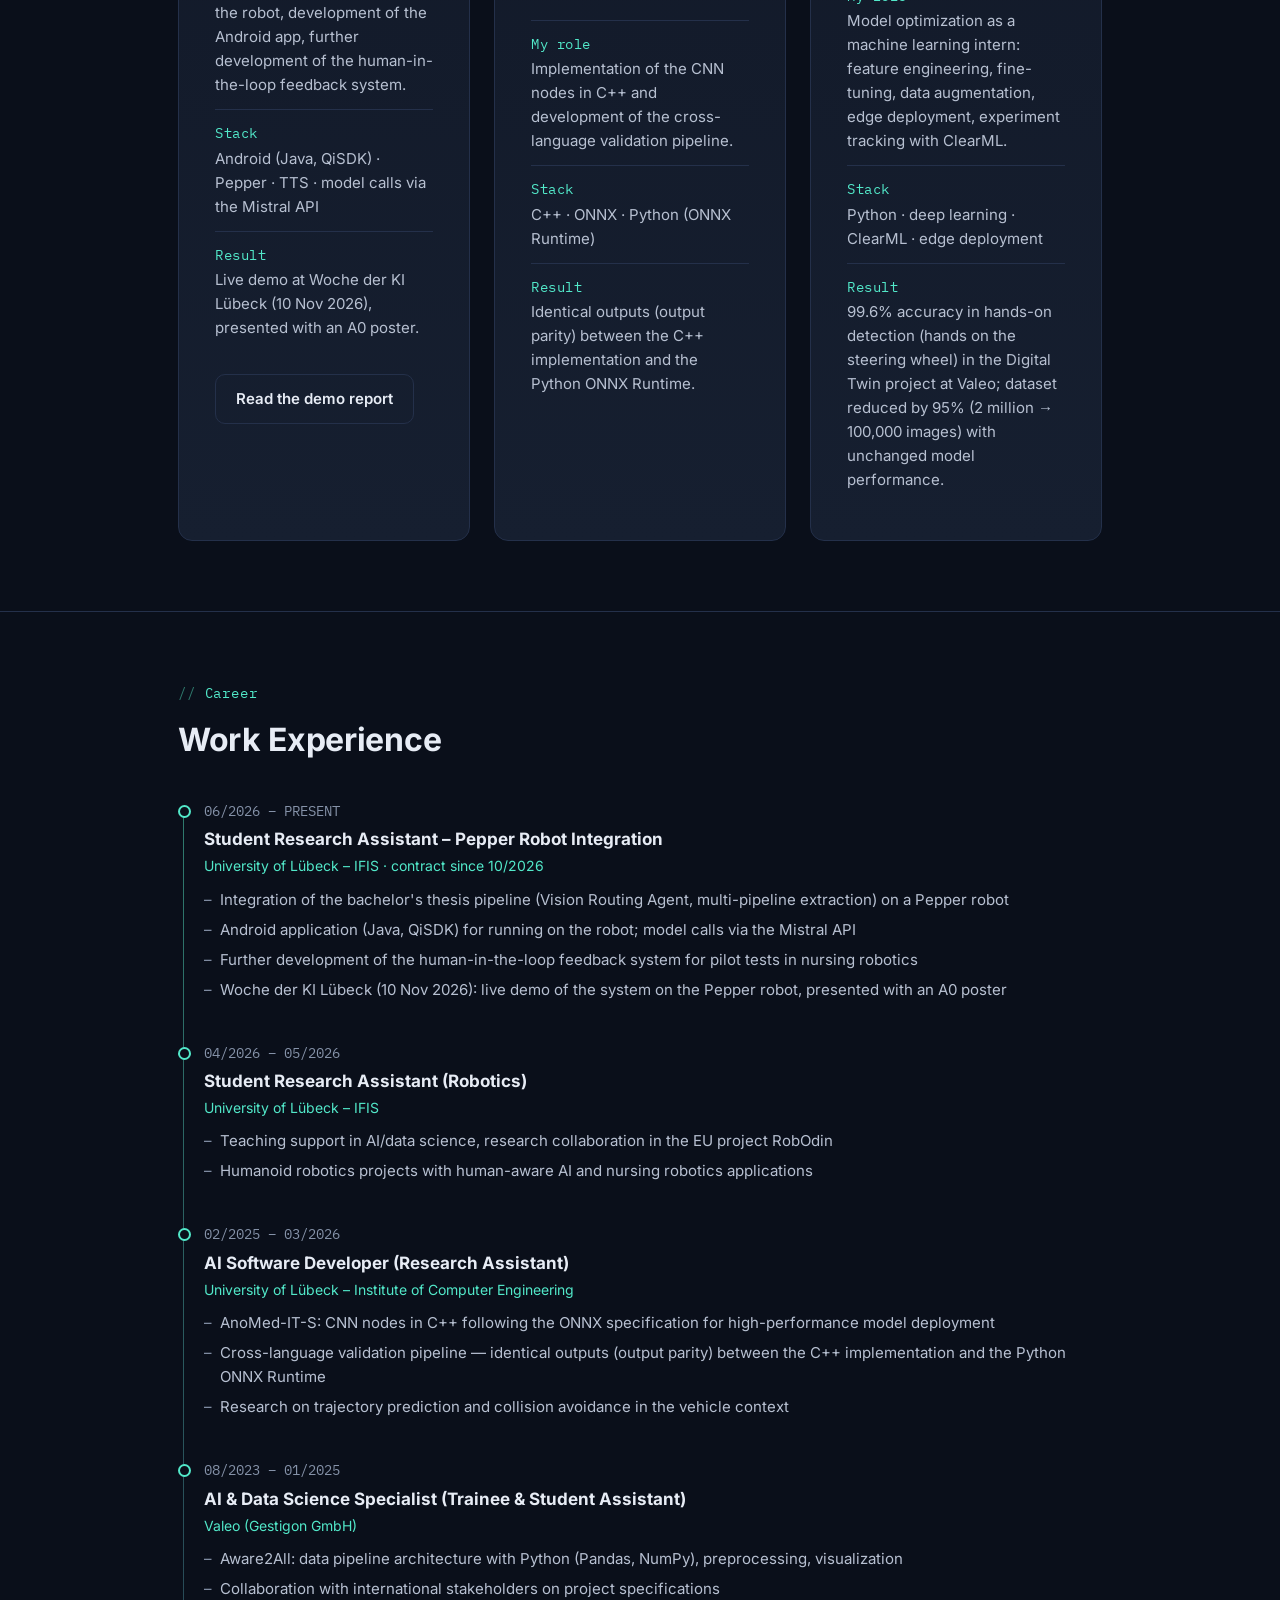
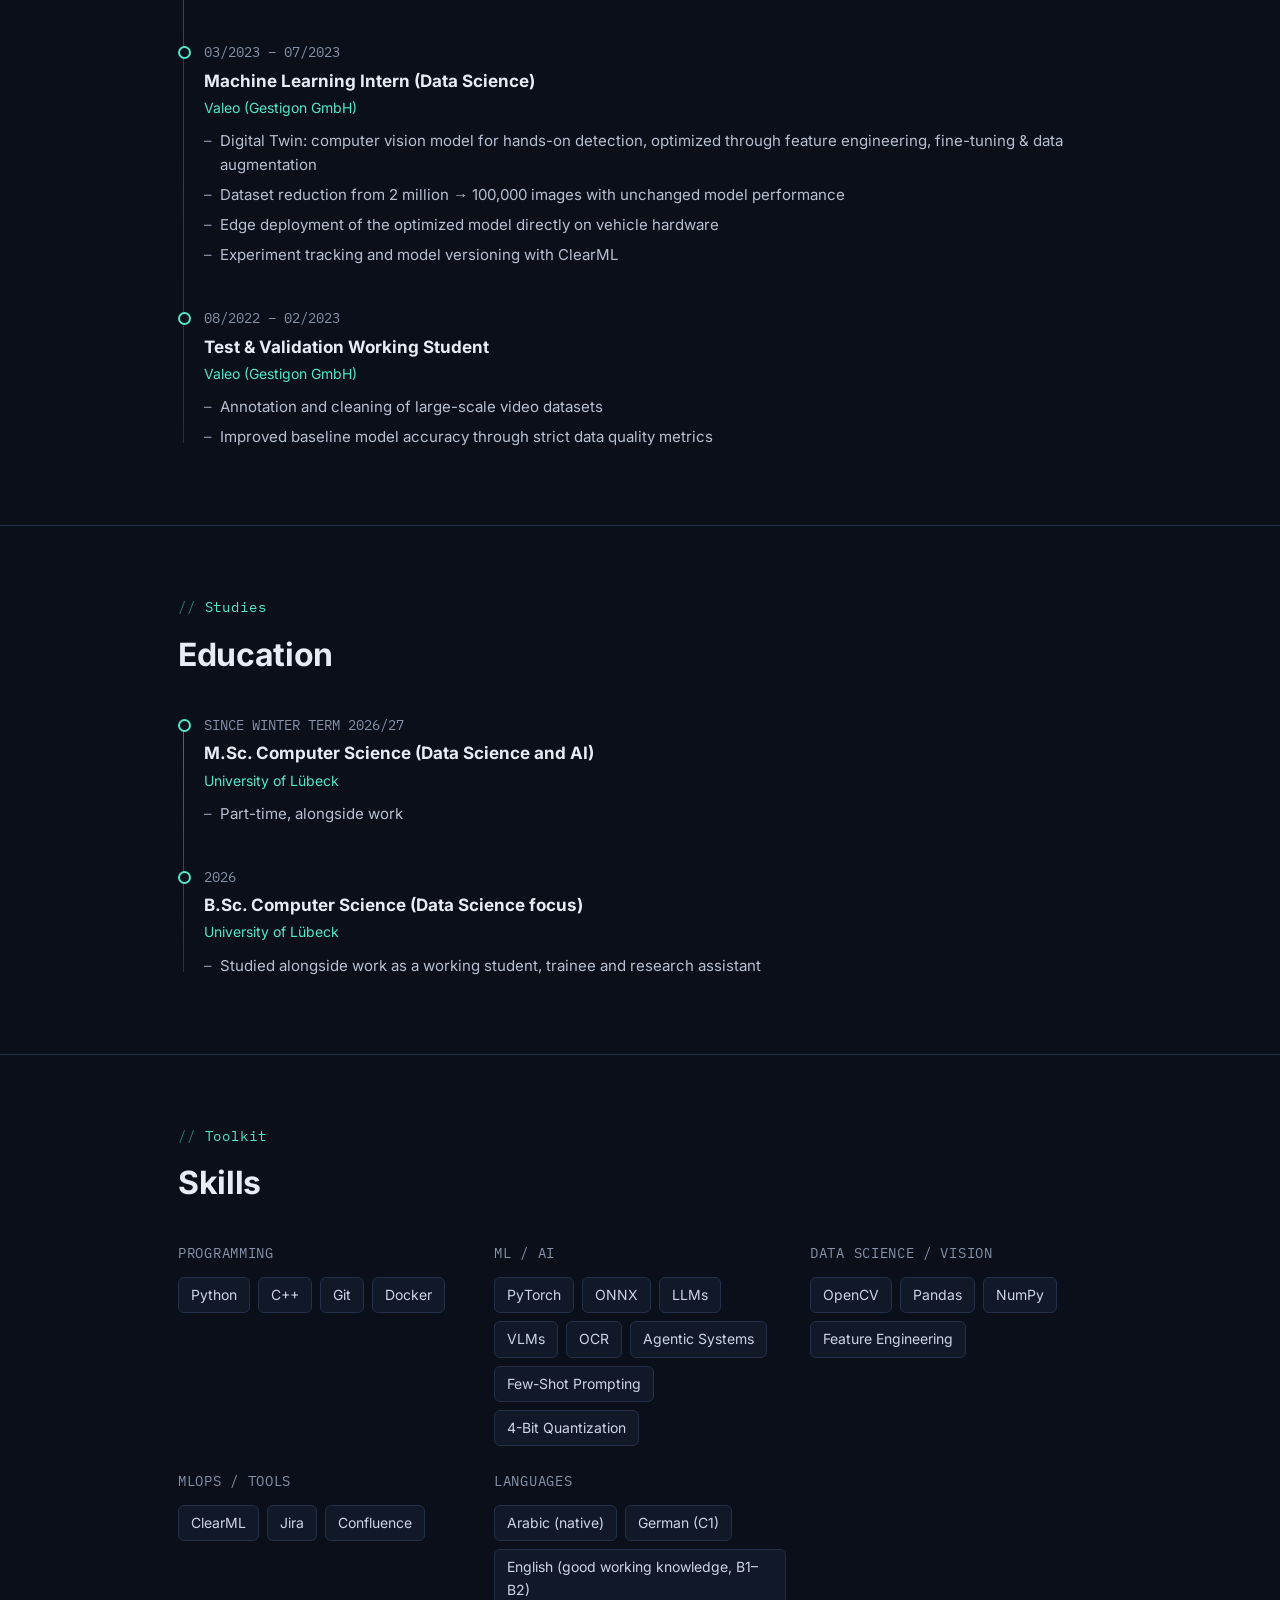
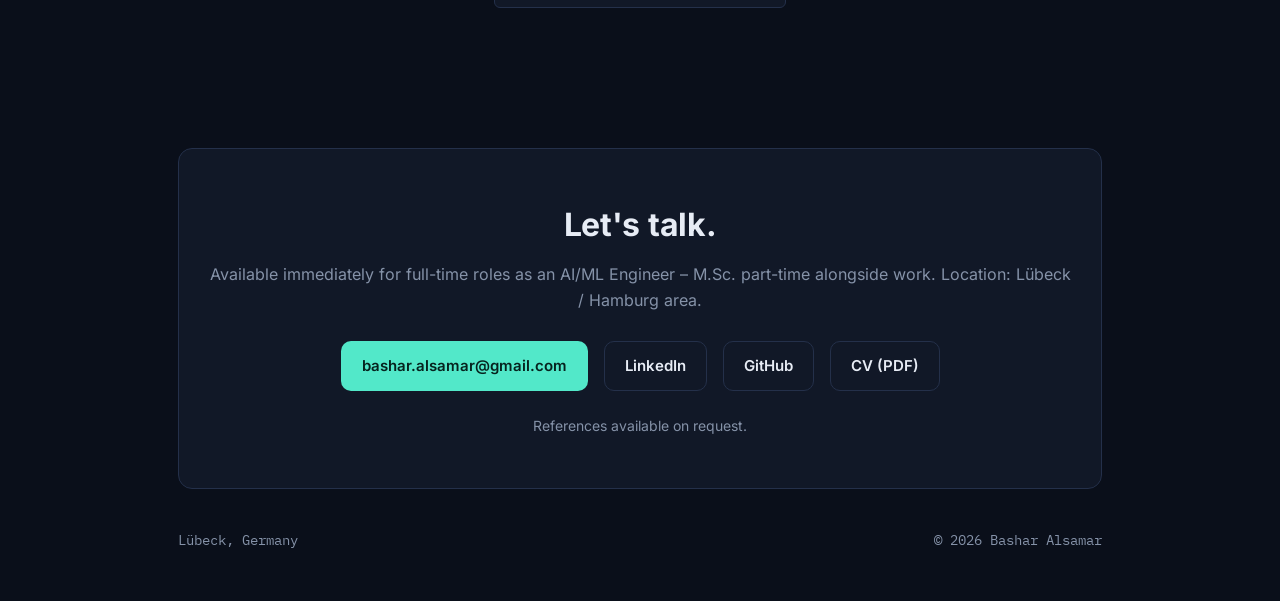
<file: en/index.html>
<!DOCTYPE html>
<html lang="en">
<head>
<meta charset="UTF-8">
<meta name="viewport" content="width=device-width, initial-scale=1.0">
<title>Bashar Alsamar — AI/ML Engineer | Computer Vision &amp; Agentic AI</title>
<meta name="description" content="Bashar Alsamar – AI/ML Engineer: computer vision, agentic AI systems and robotics. 4+ years of hands-on experience, alongside studies, at Valeo/Gestigon and the University of Lübeck.">
<link rel="canonical" href="https://basharalsamar.github.io/en/">
<link rel="alternate" hreflang="de" href="https://basharalsamar.github.io/">
<link rel="alternate" hreflang="en" href="https://basharalsamar.github.io/en/">
<link rel="alternate" hreflang="x-default" href="https://basharalsamar.github.io/">
<meta name="color-scheme" content="dark">
<meta name="theme-color" content="#0a0f1a">
<link rel="icon" href="data:image/svg+xml,%3Csvg xmlns='http://www.w3.org/2000/svg' viewBox='0 0 32 32'%3E%3Crect width='32' height='32' rx='7' fill='%230a0f1a'/%3E%3Ctext x='16' y='23' font-family='monospace' font-size='22' font-weight='700' text-anchor='middle' fill='%2352e8c9'%3Eb.%3C/text%3E%3C/svg%3E">

<!-- Open Graph / link preview (LinkedIn, Messenger etc.) -->
<meta property="og:type" content="website">
<meta property="og:site_name" content="Bashar Alsamar">
<meta property="og:title" content="Bashar Alsamar — AI/ML Engineer">
<meta property="og:description" content="Computer vision, agentic AI systems and robotics. 4+ years of hands-on experience, alongside studies, at Valeo/Gestigon and the University of Lübeck.">
<meta property="og:url" content="https://basharalsamar.github.io/en/">
<meta property="og:locale" content="en_US">
<meta property="og:locale:alternate" content="de_DE">
<meta property="og:image" content="https://basharalsamar.github.io/assets/og/og-image.jpg">
<meta property="og:image:type" content="image/jpeg">
<meta property="og:image:width" content="1200">
<meta property="og:image:height" content="630">
<meta property="og:image:alt" content="The Pepper robot at the booth at Woche der KI Lübeck, surrounded by research posters and a NAO robot.">
<meta name="twitter:card" content="summary_large_image">
<meta name="twitter:image" content="https://basharalsamar.github.io/assets/og/og-image.jpg">
<meta name="twitter:image:alt" content="The Pepper robot at the booth at Woche der KI Lübeck, surrounded by research posters and a NAO robot.">
<meta name="twitter:title" content="Bashar Alsamar — AI/ML Engineer">
<meta name="twitter:description" content="Computer vision, agentic AI systems and robotics. 4+ years of hands-on experience, alongside studies, at Valeo/Gestigon and the University of Lübeck.">

<!-- Fonts are self-hosted (no connection to Google servers) -->
<link rel="preload" href="../assets/fonts/inter-latin-wght-normal.woff2" as="font" type="font/woff2" crossorigin>
<script>document.documentElement.classList.add('js');</script>
<link rel="stylesheet" href="../assets/css/main.css">
</head>
<body>
<a class="skip-link" href="#main">Skip to content</a>
<div class="grid-bg" aria-hidden="true"></div>

<nav aria-label="Main navigation">
  <div class="wrap">
    <div class="brand">bashar<span>.</span>alsamar</div>
    <div class="navlinks">
      <a href="#news">News</a>
      <a href="#projects">Projects</a>
      <a href="#experience">Experience</a>
      <a href="#education">Education</a>
      <a href="#skills">Skills</a>
      <a href="#contact">Contact</a>
    </div>
    <div class="lang-switch" role="group" aria-label="Sprache / Language">
      <a href="../index.html" lang="de" hreflang="de">DE</a><span aria-hidden="true">|</span><a href="index.html" lang="en" hreflang="en" aria-current="page">EN</a>
    </div>
  </div>
</nav>

<main id="main">
<header class="hero">
  <div class="wrap">
    <div class="tag-row">
      <span class="detect-tag">ROLE <b>AI/ML Engineer</b></span>
      <span class="detect-tag">AVAILABLE <b>immediately · full-time</b></span>
      <span class="detect-tag">LOCATION <b>Lübeck / Hamburg area</b></span>
      <span class="detect-tag">EXPERIENCE <b>4+ years of hands-on experience, alongside studies</b></span>
    </div>
    <h1>Bashar Alsamar<br><span class="accent">builds AI systems</span><br>for real-world use.</h1>
    <div class="role-line">AI/ML Engineer – Computer Vision &amp; Agentic AI</div>
    <div class="pitch" id="about">
      <p>
        I build computer vision and agentic AI systems that go beyond the prototype — in the
        vehicle, as a live demo on a Pepper robot, or embedded in real data pipelines.
        4+ years of hands-on experience, alongside studies (since 08/2022), in industry
        (Valeo/Gestigon) and research (University of Lübeck).
      </p>
      <p>
        B.Sc. in Computer Science (Data Science) completed, M.Sc. in Data Science and AI since
        winter term 2026/27 — both studied alongside work.
      </p>
    </div>
    <div class="cta-row">
      <a class="btn btn-primary" href="#projects">View projects</a>
      <a class="btn btn-ghost" href="#contact">Get in touch</a>
      <a class="btn btn-ghost" href="https://github.com/basharalsamar" target="_blank" rel="noopener">GitHub</a>
      <a class="btn btn-ghost" id="cv-link" href="../CV_Bashar_Alsamar_EN.pdf" download rel="noopener">CV (PDF)</a>
    </div>
  </div>
</header>

<section id="news">
  <div class="wrap">
    <div class="eyebrow">Latest</div>
    <h2>News</h2>
    <article class="news-card" data-reveal>
      <a class="news-thumb" href="../news/woche-der-ki-luebeck.html" tabindex="-1" aria-hidden="true">
        <img src="../assets/news/woche-der-ki/01-booth-overview-thumb.jpg" alt="" width="747" height="420" loading="lazy" decoding="async">
      </a>
      <div>
        <p class="news-date"><time datetime="2026-11-10">10 Nov 2026</time></p>
        <h3><a href="../news/woche-der-ki-luebeck.html">Can a robot read handwriting? – Woche der KI Lübeck 2026</a></h3>
        <p>
          Live demo with the Pepper robot: it captures a handwritten note, a vision-language model
          reads it, and Pepper reports the content by speech. A report with photos and the
          questions visitors asked.
        </p>
        <a class="text-link" href="../news/woche-der-ki-luebeck.html">Read the report →</a>
      </div>
    </article>
  </div>
</section>

<section id="projects">
  <div class="wrap">
    <span id="project"></span>
    <div class="eyebrow">Selected work</div>
    <h2>Projects &amp; Research</h2>

    <article class="project-card featured" data-reveal>
      <span class="project-badge">BACHELOR'S THESIS · COLLOQUIUM 3 JUL 2026</span>
      <h3>Human-in-the-Loop Agents in Nursing Robotics: Evaluation and Interactive Application of OCR and VLMs for Processing Handwritten Care Records</h3>
      <p class="card-lead">
        An agentic multi-pipeline architecture that processes nursing documentation via a Pepper
        robot — with a 4-bit quantized Vision Routing Agent for frame selection and an interactive
        human-in-the-loop system for error correction.
      </p>
      <dl class="card-facts">
        <div>
          <dt>My role</dt>
          <dd>Design, implementation and evaluation of the entire pipeline and the Pepper integration.</dd>
        </div>
        <div>
          <dt>Stack</dt>
          <dd>Python · Qwen3-VL · Pixtral (API) · OCR · 4-bit quantization · few-shot prompting · frame sampling/batching · JSON output · Android (Java, QiSDK)</dd>
        </div>
        <div>
          <dt>Result</dt>
          <dd>Comparative evaluation of three extraction pipelines (OCR+LLM baseline, VLM few-shot, hybrid VLM-OCR+LLM) on a synthetic N=48 dataset, assessed on transcription quality (ROUGE, BERTScore, medical terminology accuracy) and downstream extraction quality. In-memory processing without data persistence. Human-in-the-loop correction with text-to-speech output as a proof of concept on Pepper hardware.</dd>
        </div>
      </dl>

      <figure class="video-figure">
        <div class="video-frame">
          <video controls preload="none" poster="../assets/video/ba-demo-poster.webp" aria-describedby="demo-desc">
            <source src="../assets/video/ba-demo.mp4" type="video/mp4">
            Your browser does not support the video tag.
            <a href="../assets/video/ba-demo.mp4">Watch the video directly</a>
          </video>
        </div>
        <figcaption id="demo-desc">PC demo of the pipeline: it reads a synthetic handwritten care note and reads the recognized content aloud via text-to-speech. The video has sound.</figcaption>
      </figure>

      <div class="project-links">
        <a class="btn btn-primary" href="https://github.com/BasharAlsamar/bachelor-thesis-nursing-agents" target="_blank" rel="noopener">View repository</a>
        <a class="btn btn-ghost" href="https://github.com/BasharAlsamar/bachelor-thesis-nursing-agents/blob/main/Thesis/Abschlussarbeit.pdf" target="_blank" rel="noopener">Open thesis PDF</a>
      </div>
    </article>

    <div class="project-grid">

      <article class="project-card" data-reveal>
        <span class="project-badge">RESEARCH · IFIS · SINCE 06/2026</span>
        <h3>Pepper Integration in Nursing Robotics</h3>
        <p class="card-lead">
          Continuation of the bachelor's thesis at IFIS (University of Lübeck): the pipeline
          runs as a pilot system on a Pepper robot.
        </p>
        <dl class="card-facts">
          <div>
            <dt>My role</dt>
            <dd>Integration of the pipeline on the robot, development of the Android app, further development of the human-in-the-loop feedback system.</dd>
          </div>
          <div>
            <dt>Stack</dt>
            <dd>Android (Java, QiSDK) · Pepper · TTS · model calls via the Mistral API</dd>
          </div>
          <div>
            <dt>Result</dt>
            <dd>Live demo at Woche der KI Lübeck (10 Nov 2026), presented with an A0 poster.</dd>
          </div>
        </dl>
        <div class="project-links">
          <a class="btn btn-ghost" href="../news/woche-der-ki-luebeck.html">Read the demo report</a>
        </div>
      </article>

      <article class="project-card" data-reveal>
        <span class="project-badge">RESEARCH · 02/2025 – 03/2026</span>
        <h3>AnoMed-IT-S: CNN Nodes in C++ for ONNX</h3>
        <p class="card-lead">
          Custom CNN nodes in C++ following the ONNX specification for high-performance model
          deployment, at the Institute of Computer Engineering (University of Lübeck).
        </p>
        <dl class="card-facts">
          <div>
            <dt>My role</dt>
            <dd>Implementation of the CNN nodes in C++ and development of the cross-language validation pipeline.</dd>
          </div>
          <div>
            <dt>Stack</dt>
            <dd>C++ · ONNX · Python (ONNX Runtime)</dd>
          </div>
          <div>
            <dt>Result</dt>
            <dd>Identical outputs (output parity) between the C++ implementation and the Python ONNX Runtime.</dd>
          </div>
        </dl>
      </article>

      <article class="project-card" data-reveal>
        <span class="project-badge">INDUSTRY · VALEO/GESTIGON · 2023</span>
        <h3>Hands-On Detection in the Digital Twin Project</h3>
        <p class="card-lead">
          Computer vision model for detecting hands on the steering wheel, optimized and deployed
          on vehicle hardware.
        </p>
        <dl class="card-facts">
          <div>
            <dt>My role</dt>
            <dd>Model optimization as a machine learning intern: feature engineering, fine-tuning, data augmentation, edge deployment, experiment tracking with ClearML.</dd>
          </div>
          <div>
            <dt>Stack</dt>
            <dd>Python · deep learning · ClearML · edge deployment</dd>
          </div>
          <div>
            <dt>Result</dt>
            <dd>99.6% accuracy in hands-on detection (hands on the steering wheel) in the Digital Twin project at Valeo; dataset reduced by 95% (2 million → 100,000 images) with unchanged model performance.</dd>
          </div>
        </dl>
      </article>

    </div>
  </div>
</section>

<section id="experience">
  <div class="wrap">
    <div class="eyebrow">Career</div>
    <h2>Work Experience</h2>
    <div class="timeline">

      <div class="tl-item" data-reveal>
        <div class="tl-date">06/2026 – PRESENT</div>
        <h3 class="tl-role">Student Research Assistant – Pepper Robot Integration</h3>
        <div class="tl-org">University of Lübeck – IFIS · contract since 10/2026</div>
        <ul>
          <li>Integration of the bachelor's thesis pipeline (Vision Routing Agent, multi-pipeline extraction) on a Pepper robot</li>
          <li>Android application (Java, QiSDK) for running on the robot; model calls via the Mistral API</li>
          <li>Further development of the human-in-the-loop feedback system for pilot tests in nursing robotics</li>
          <li>Woche der KI Lübeck (10 Nov 2026): live demo of the system on the Pepper robot, presented with an A0 poster</li>
        </ul>
      </div>

      <div class="tl-item" data-reveal>
        <div class="tl-date">04/2026 – 05/2026</div>
        <h3 class="tl-role">Student Research Assistant (Robotics)</h3>
        <div class="tl-org">University of Lübeck – IFIS</div>
        <ul>
          <li>Teaching support in AI/data science, research collaboration in the EU project RobOdin</li>
          <li>Humanoid robotics projects with human-aware AI and nursing robotics applications</li>
        </ul>
      </div>

      <div class="tl-item" data-reveal>
        <div class="tl-date">02/2025 – 03/2026</div>
        <h3 class="tl-role">AI Software Developer (Research Assistant)</h3>
        <div class="tl-org">University of Lübeck – Institute of Computer Engineering</div>
        <ul>
          <li>AnoMed-IT-S: CNN nodes in C++ following the ONNX specification for high-performance model deployment</li>
          <li>Cross-language validation pipeline — identical outputs (output parity) between the C++ implementation and the Python ONNX Runtime</li>
          <li>Research on trajectory prediction and collision avoidance in the vehicle context</li>
        </ul>
      </div>

      <div class="tl-item" data-reveal>
        <div class="tl-date">08/2023 – 01/2025</div>
        <h3 class="tl-role">AI &amp; Data Science Specialist (Trainee &amp; Student Assistant)</h3>
        <div class="tl-org">Valeo (Gestigon GmbH)</div>
        <ul>
          <li>Aware2All: data pipeline architecture with Python (Pandas, NumPy), preprocessing, visualization</li>
          <li>Collaboration with international stakeholders on project specifications</li>
        </ul>
      </div>

      <div class="tl-item" data-reveal>
        <div class="tl-date">03/2023 – 07/2023</div>
        <h3 class="tl-role">Machine Learning Intern (Data Science)</h3>
        <div class="tl-org">Valeo (Gestigon GmbH)</div>
        <ul>
          <li>Digital Twin: computer vision model for hands-on detection, optimized through feature engineering, fine-tuning &amp; data augmentation</li>
          <li>Dataset reduction from 2 million → 100,000 images with unchanged model performance</li>
          <li>Edge deployment of the optimized model directly on vehicle hardware</li>
          <li>Experiment tracking and model versioning with ClearML</li>
        </ul>
      </div>

      <div class="tl-item" data-reveal>
        <div class="tl-date">08/2022 – 02/2023</div>
        <h3 class="tl-role">Test &amp; Validation Working Student</h3>
        <div class="tl-org">Valeo (Gestigon GmbH)</div>
        <ul>
          <li>Annotation and cleaning of large-scale video datasets</li>
          <li>Improved baseline model accuracy through strict data quality metrics</li>
        </ul>
      </div>

    </div>
  </div>
</section>

<section id="education">
  <div class="wrap">
    <div class="eyebrow">Studies</div>
    <h2>Education</h2>
    <div class="timeline">

      <div class="tl-item" data-reveal>
        <div class="tl-date">SINCE WINTER TERM 2026/27</div>
        <h3 class="tl-role">M.Sc. Computer Science (Data Science and AI)</h3>
        <div class="tl-org">University of Lübeck</div>
        <ul>
          <li>Part-time, alongside work</li>
        </ul>
      </div>

      <div class="tl-item" data-reveal>
        <div class="tl-date">2026</div>
        <h3 class="tl-role">B.Sc. Computer Science (Data Science focus)</h3>
        <div class="tl-org">University of Lübeck</div>
        <ul>
          <li>Studied alongside work as a working student, trainee and research assistant</li>
        </ul>
      </div>

    </div>
  </div>
</section>

<section id="skills">
  <div class="wrap">
    <div class="eyebrow">Toolkit</div>
    <h2>Skills</h2>
    <div class="skill-groups">
      <div class="skill-group" data-reveal>
        <h3>Programming</h3>
        <div class="skill-tags">
          <span class="skill-tag">Python</span><span class="skill-tag">C++</span>
          <span class="skill-tag">Git</span><span class="skill-tag">Docker</span>
        </div>
      </div>
      <div class="skill-group" data-reveal>
        <h3>ML / AI</h3>
        <div class="skill-tags">
          <span class="skill-tag">PyTorch</span><span class="skill-tag">ONNX</span>
          <span class="skill-tag">LLMs</span><span class="skill-tag">VLMs</span>
          <span class="skill-tag">OCR</span><span class="skill-tag">Agentic Systems</span>
          <span class="skill-tag">Few-Shot Prompting</span><span class="skill-tag">4-Bit Quantization</span>
        </div>
      </div>
      <div class="skill-group" data-reveal>
        <h3>Data Science / Vision</h3>
        <div class="skill-tags">
          <span class="skill-tag">OpenCV</span><span class="skill-tag">Pandas</span>
          <span class="skill-tag">NumPy</span><span class="skill-tag">Feature Engineering</span>
        </div>
      </div>
      <div class="skill-group" data-reveal>
        <h3>MLOps / Tools</h3>
        <div class="skill-tags">
          <span class="skill-tag">ClearML</span><span class="skill-tag">Jira</span>
          <span class="skill-tag">Confluence</span>
        </div>
      </div>
      <div class="skill-group" data-reveal>
        <h3>Languages</h3>
        <div class="skill-tags">
          <span class="skill-tag">Arabic (native)</span>
          <span class="skill-tag">German (C1)</span>
          <span class="skill-tag">English (good working knowledge, B1–B2)</span>
        </div>
      </div>
    </div>
  </div>
</section>
</main>

<footer id="contact">
  <div class="wrap">
    <div class="contact-box" data-reveal>
      <h2>Let's talk.</h2>
      <p>Available immediately for full-time roles as an AI/ML Engineer – M.Sc. part-time alongside work. Location: Lübeck / Hamburg area.</p>
      <div class="contact-links">
        <a class="btn btn-primary" href="mailto:bashar.alsamar@gmail.com">bashar.alsamar@gmail.com</a>
        <a class="btn btn-ghost" href="https://linkedin.com/in/BasharAlsamar" target="_blank" rel="noopener">LinkedIn</a>
        <a class="btn btn-ghost" href="https://github.com/basharalsamar" target="_blank" rel="noopener">GitHub</a>
        <a class="btn btn-ghost" href="../CV_Bashar_Alsamar_EN.pdf" download rel="noopener">CV (PDF)</a>
      </div>
      <p class="contact-note" id="certificates">References available on request.</p>
    </div>
    <div class="foot-meta">
      <span>Lübeck, Germany</span>
      <span>© 2026 Bashar Alsamar</span>
    </div>
  </div>
</footer>

<script>
  const revealEls = document.querySelectorAll('[data-reveal]');
  const io = new IntersectionObserver((entries)=>{
    entries.forEach(e=>{
      if(e.isIntersecting){ e.target.classList.add('in'); io.unobserve(e.target); }
    });
  }, { threshold: 0.15 });
  revealEls.forEach(el=> io.observe(el));
</script>

</body>
</html>
</file>
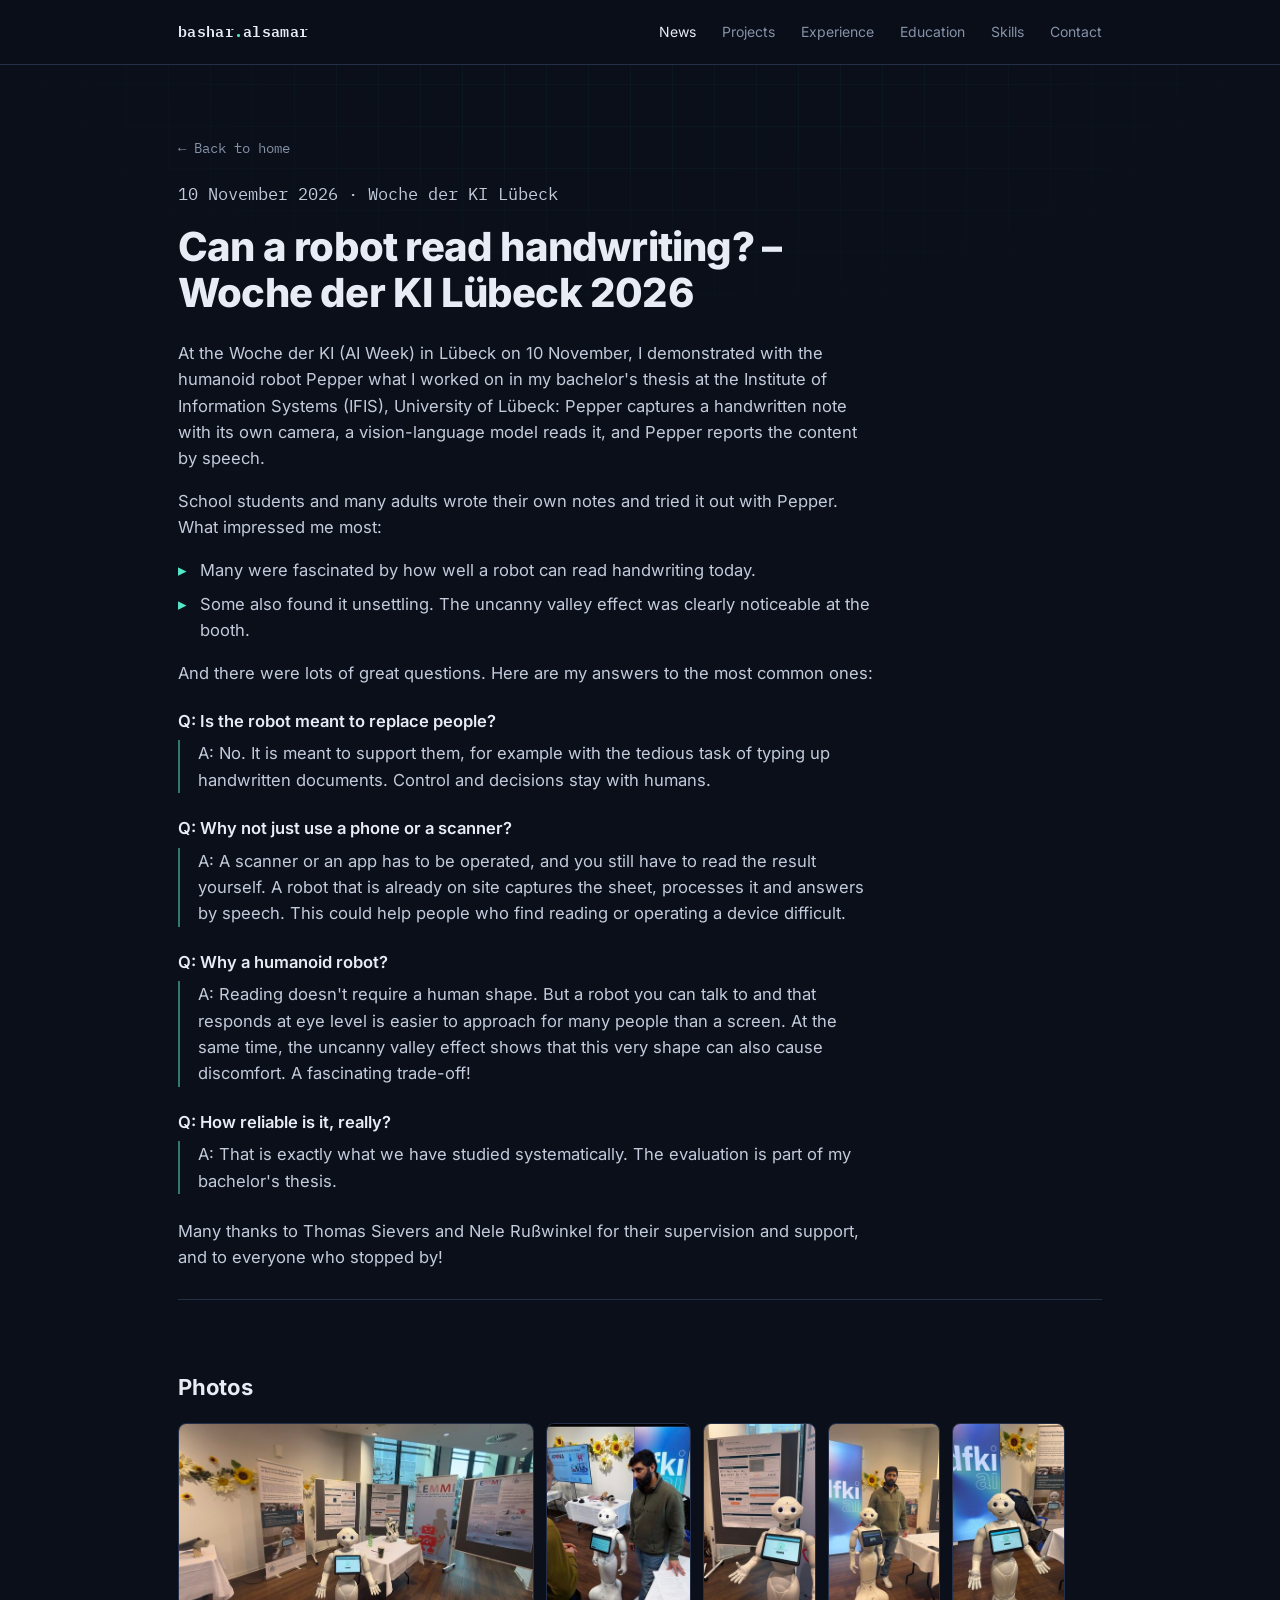
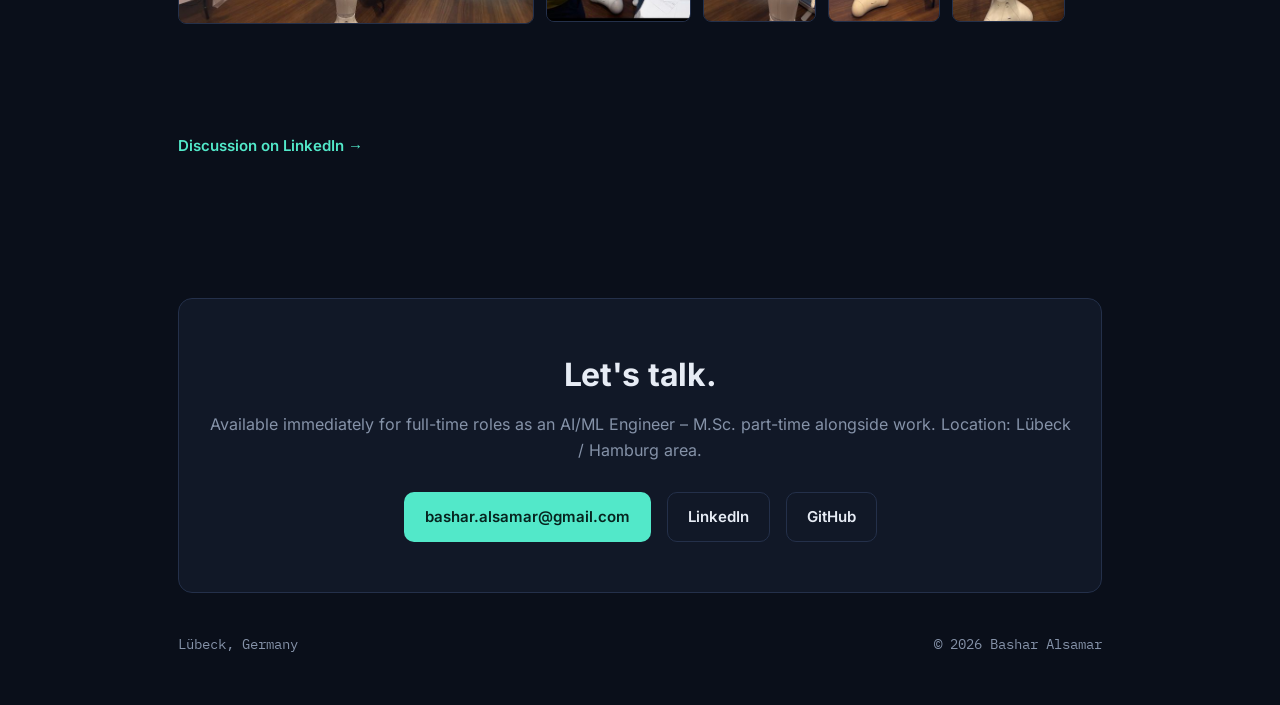
<file: news/woche-der-ki-luebeck.html>
<!DOCTYPE html>
<html lang="en">
<head>
<meta charset="UTF-8">
<meta name="viewport" content="width=device-width, initial-scale=1.0">
<title>Can a robot read handwriting? – Woche der KI Lübeck 2026 | Bashar Alsamar</title>
<meta name="description" content="At the Woche der KI in Lübeck on 10 November 2026, I demonstrated with the humanoid robot Pepper how a vision-language model reads handwritten notes – and what visitors asked.">
<link rel="canonical" href="https://basharalsamar.github.io/news/woche-der-ki-luebeck.html">
<meta name="color-scheme" content="dark">
<meta name="theme-color" content="#0a0f1a">
<link rel="icon" href="data:image/svg+xml,%3Csvg xmlns='http://www.w3.org/2000/svg' viewBox='0 0 32 32'%3E%3Crect width='32' height='32' rx='7' fill='%230a0f1a'/%3E%3Ctext x='16' y='23' font-family='monospace' font-size='22' font-weight='700' text-anchor='middle' fill='%2352e8c9'%3Eb.%3C/text%3E%3C/svg%3E">

<!-- Open Graph / link preview (LinkedIn, Messenger etc.) -->
<meta property="og:type" content="article">
<meta property="og:site_name" content="Bashar Alsamar">
<meta property="og:title" content="Can a robot read handwriting? – Woche der KI Lübeck 2026">
<meta property="og:description" content="A live demo with the humanoid robot Pepper: a vision-language model reads a handwritten note and Pepper reports the content by speech.">
<meta property="og:url" content="https://basharalsamar.github.io/news/woche-der-ki-luebeck.html">
<meta property="og:locale" content="en_US">
<meta property="article:published_time" content="2026-11-10">
<meta property="og:image" content="https://basharalsamar.github.io/assets/og/og-image.jpg">
<meta property="og:image:type" content="image/jpeg">
<meta property="og:image:width" content="1200">
<meta property="og:image:height" content="630">
<meta property="og:image:alt" content="The Pepper robot at the booth at Woche der KI Lübeck, surrounded by research posters and a NAO robot.">
<meta name="twitter:card" content="summary_large_image">
<meta name="twitter:title" content="Can a robot read handwriting? – Woche der KI Lübeck 2026">
<meta name="twitter:description" content="A live demo with the humanoid robot Pepper: a vision-language model reads a handwritten note and Pepper reports the content by speech.">
<meta name="twitter:image" content="https://basharalsamar.github.io/assets/og/og-image.jpg">
<meta name="twitter:image:alt" content="The Pepper robot at the booth at Woche der KI Lübeck, surrounded by research posters and a NAO robot.">

<!-- Fonts are self-hosted (no connection to Google servers) -->
<link rel="preload" href="../assets/fonts/inter-latin-wght-normal.woff2" as="font" type="font/woff2" crossorigin>
<script>document.documentElement.classList.add('js');</script>
<link rel="stylesheet" href="../assets/css/main.css">
</head>
<body>
<a class="skip-link" href="#main">Skip to content</a>
<div class="grid-bg" aria-hidden="true"></div>

<nav aria-label="Main navigation">
  <div class="wrap">
    <a class="brand" href="../en/index.html">bashar<span>.</span>alsamar</a>
    <div class="navlinks">
      <a href="../en/index.html#news" aria-current="page">News</a>
      <a href="../en/index.html#projects">Projects</a>
      <a href="../en/index.html#experience">Experience</a>
      <a href="../en/index.html#education">Education</a>
      <a href="../en/index.html#skills">Skills</a>
      <a href="../en/index.html#contact">Contact</a>
    </div>
  </div>
</nav>

<main id="main">
<article class="news-article">
  <div class="wrap">
    <div class="news-body">
      <a class="back-link" href="../en/index.html#news">← Back to home</a>
      <p class="news-date"><time datetime="2026-11-10">10 November 2026</time> · Woche der KI Lübeck</p>
      <h1 class="news-title">Can a robot read handwriting? – Woche der KI Lübeck 2026</h1>

      <p>
        At the Woche der KI (AI Week) in Lübeck on 10 November, I demonstrated with the humanoid
        robot Pepper what I worked on in my bachelor's thesis at the Institute of Information
        Systems (IFIS), University of Lübeck: Pepper captures a handwritten note with its own
        camera, a vision-language model reads it, and Pepper reports the content by speech.
      </p>
      <p>
        School students and many adults wrote their own notes and tried it out with Pepper.
        What impressed me most:
      </p>
      <ul class="news-list">
        <li>Many were fascinated by how well a robot can read handwriting today.</li>
        <li>Some also found it unsettling. The uncanny valley effect was clearly noticeable at the booth.</li>
      </ul>
      <p>
        And there were lots of great questions. Here are my answers to the most common ones:
      </p>

      <dl class="qa">
        <dt>Q: Is the robot meant to replace people?</dt>
        <dd>A: No. It is meant to support them, for example with the tedious task of typing up handwritten documents. Control and decisions stay with humans.</dd>

        <dt>Q: Why not just use a phone or a scanner?</dt>
        <dd>A: A scanner or an app has to be operated, and you still have to read the result yourself. A robot that is already on site captures the sheet, processes it and answers by speech. This could help people who find reading or operating a device difficult.</dd>

        <dt>Q: Why a humanoid robot?</dt>
        <dd>A: Reading doesn't require a human shape. But a robot you can talk to and that responds at eye level is easier to approach for many people than a screen. At the same time, the uncanny valley effect shows that this very shape can also cause discomfort. A fascinating trade-off!</dd>

        <dt>Q: How reliable is it, really?</dt>
        <dd>A: That is exactly what we have studied systematically. The evaluation is part of my bachelor's thesis.</dd>
      </dl>

      <p>
        Many thanks to Thomas Sievers and Nele Rußwinkel for their supervision and support, and
        to everyone who stopped by!
      </p>
    </div>

    <section class="gallery-section" aria-labelledby="gallery-title">
      <h2 id="gallery-title">Photos</h2>
      <p class="gallery-hint" aria-hidden="true">Swipe for more photos →</p>
      <ul class="gallery">
        <li style="--ar:1.778">
          <a href="../assets/news/woche-der-ki/01-booth-overview.jpg" target="_blank" rel="noopener">
            <img src="../assets/news/woche-der-ki/01-booth-overview-thumb.jpg" width="747" height="420" loading="lazy" decoding="async"
                 alt="Overview of the booth: the humanoid robot Pepper stands in front of research posters and roll-up banners, with a small NAO robot on a table behind it.">
          </a>
        </li>
        <li style="--ar:0.729">
          <a href="../assets/news/woche-der-ki/02-conversation-at-booth.jpg" target="_blank" rel="noopener">
            <img src="../assets/news/woche-der-ki/02-conversation-at-booth-thumb.jpg" width="306" height="420" loading="lazy" decoding="async"
                 alt="Bashar Alsamar talking with a visitor at the booth, with Pepper between them; handwritten notes lie on the table at the right.">
          </a>
        </li>
        <li style="--ar:0.5625">
          <a href="../assets/news/woche-der-ki/03-pepper-in-front-of-poster.jpg" target="_blank" rel="noopener">
            <img src="../assets/news/woche-der-ki/03-pepper-in-front-of-poster-thumb.jpg" width="236" height="420" loading="lazy" decoding="async"
                 alt="Pepper in front of the A0 poster “Pepper, kannst du meine Handschrift lesen?” (“Pepper, can you read my handwriting?”); the tablet on its chest asks for the next document.">
          </a>
        </li>
        <li style="--ar:0.5625">
          <a href="../assets/news/woche-der-ki/04-author-with-pepper.jpg" target="_blank" rel="noopener">
            <img src="../assets/news/woche-der-ki/04-author-with-pepper-thumb.jpg" width="236" height="420" loading="lazy" decoding="async"
                 alt="Bashar Alsamar standing next to Pepper at the booth, with a roll-up banner of the Human Aware AI group in the background.">
          </a>
        </li>
        <li style="--ar:0.5625">
          <a href="../assets/news/woche-der-ki/05-pepper-closeup.jpg" target="_blank" rel="noopener">
            <img src="../assets/news/woche-der-ki/05-pepper-closeup-thumb.jpg" width="236" height="420" loading="lazy" decoding="async"
                 alt="Close-up of Pepper with open arms; its chest tablet shows the German prompt “Zeig mir bitte dein nächstes Dokument” (“Please show me your next document”).">
          </a>
        </li>
      </ul>
    </section>

    <p class="news-discussion">
      <a class="text-link" href="https://www.linkedin.com/feed/update/urn:li:activity:7526616713052758016/" target="_blank" rel="noopener">Discussion on LinkedIn →</a>
    </p>
  </div>
</article>
</main>

<footer id="contact">
  <div class="wrap">
    <div class="contact-box">
      <h2>Let's talk.</h2>
      <p>Available immediately for full-time roles as an AI/ML Engineer – M.Sc. part-time alongside work. Location: Lübeck / Hamburg area.</p>
      <div class="contact-links">
        <a class="btn btn-primary" href="mailto:bashar.alsamar@gmail.com">bashar.alsamar@gmail.com</a>
        <a class="btn btn-ghost" href="https://linkedin.com/in/BasharAlsamar" target="_blank" rel="noopener">LinkedIn</a>
        <a class="btn btn-ghost" href="https://github.com/basharalsamar" target="_blank" rel="noopener">GitHub</a>
      </div>
    </div>
    <div class="foot-meta">
      <span>Lübeck, Germany</span>
      <span>© 2026 Bashar Alsamar</span>
    </div>
  </div>
</footer>

</body>
</html>
</file>
<file: assets/css/main.css>
/* ── Schriften (lokal gehostet, relativ zu dieser Datei) ───────── */
@font-face{
  font-family: 'Inter';
  font-style: normal;
  font-weight: 100 900;
  font-display: swap;
  src: url('../fonts/inter-latin-wght-normal.woff2') format('woff2');
}
@font-face{
  font-family: 'IBM Plex Mono';
  font-style: normal;
  font-weight: 400;
  font-display: swap;
  src: url('../fonts/ibm-plex-mono-latin-400-normal.woff2') format('woff2');
}
@font-face{
  font-family: 'IBM Plex Mono';
  font-style: normal;
  font-weight: 500;
  font-display: swap;
  src: url('../fonts/ibm-plex-mono-latin-500-normal.woff2') format('woff2');
}
@font-face{
  font-family: 'IBM Plex Mono';
  font-style: normal;
  font-weight: 600;
  font-display: swap;
  src: url('../fonts/ibm-plex-mono-latin-600-normal.woff2') format('woff2');
}

:root{
  --ink: #0a0f1a;
  --panel: #111827;
  --panel-2: #161f30;
  --line: #24304a;
  --text: #e7ecf5;
  --muted: #8592a8;
  --signal: #52e8c9;
  --signal-dim: #2f7a6d;
  --amber: #f0a83c;
  --radius: 10px;
  --fs-small: 14px;      /* kleinste Schriftgröße der Seite */
  --gutter: 28px;
}
*{ box-sizing: border-box; margin:0; padding:0; }
html{ scroll-behavior: smooth; scroll-padding-top: 84px; }
body{
  background: var(--ink);
  color: var(--text);
  font-family: 'Inter', -apple-system, sans-serif;
  font-size: 16px;
  line-height: 1.6;
  overflow-x: hidden;
}
a{ color: inherit; text-decoration: none; }
[hidden]{ display: none !important; }
.mono{ font-family: 'IBM Plex Mono', monospace; }
.wrap{
  max-width: 980px;
  margin: 0 auto;
  padding: 0 var(--gutter);
}

/* ── Barrierefreiheit ───────────────────────────── */
.skip-link{
  position: absolute;
  left: 12px; top: -60px;
  z-index: 100;
  padding: 10px 16px;
  background: var(--signal);
  color: #06231e;
  font-weight: 600;
  border-radius: var(--radius);
  transition: top 0.15s ease;
}
.skip-link:focus{ top: 12px; }
a:focus-visible, button:focus-visible, summary:focus-visible, video:focus-visible{
  outline: 2px solid var(--signal);
  outline-offset: 3px;
  border-radius: 4px;
}

/* ── background grid texture ───────────────────── */
.grid-bg{
  position: fixed;
  inset: 0;
  z-index: -1;
  background-image:
    linear-gradient(rgba(82,232,201,0.035) 1px, transparent 1px),
    linear-gradient(90deg, rgba(82,232,201,0.035) 1px, transparent 1px);
  background-size: 42px 42px;
  mask-image: radial-gradient(ellipse 80% 60% at 50% 0%, black 30%, transparent 75%);
}

/* ── nav ─────────────────────────────────────────── */
nav{
  position: sticky; top:0; z-index: 50;
  background: rgba(10,15,26,0.92);
  backdrop-filter: blur(10px);
  border-bottom: 1px solid var(--line);
}
nav .wrap{
  display:flex; justify-content:space-between; align-items:center;
  flex-wrap: wrap;
  column-gap: 24px; row-gap: 4px;
  min-height: 64px;
  padding-top: 8px; padding-bottom: 8px;
}
.brand{ font-family:'IBM Plex Mono',monospace; font-weight:600; font-size:15px; letter-spacing: 0.02em; }
.brand span{ color: var(--signal); }
.navlinks{ display:flex; flex-wrap: wrap; gap: 6px 26px; font-size: var(--fs-small); color: var(--muted); }
.navlinks a{ padding: 6px 0; }
.navlinks a:hover{ color: var(--text); }
.lang-switch{
  display:flex; gap: 4px; align-items:center;
  font-family:'IBM Plex Mono',monospace; font-size: var(--fs-small);
  color: var(--muted);
}
.lang-switch a{ padding: 6px 8px; border-radius: 4px; }
.lang-switch a:hover{ color: var(--text); }
.lang-switch a[aria-current="page"]{ color: var(--signal); font-weight: 600; }

/* ── hero ────────────────────────────────────────── */
header.hero{ padding: clamp(56px, 12vw, 110px) 0 clamp(48px, 9vw, 90px); position: relative; }
.tag-row{ display:flex; flex-wrap:wrap; gap:10px; margin-bottom: 28px; }
.detect-tag{
  font-family:'IBM Plex Mono',monospace;
  font-size: var(--fs-small);
  letter-spacing: 0.02em;
  padding: 5px 10px;
  border: 1px solid var(--signal-dim);
  border-radius: 4px;
  color: var(--signal);
  background: rgba(82,232,201,0.06);
  opacity:0;
  animation: tagIn 0.5s ease forwards;
}
.detect-tag b{ color: var(--text); font-weight: 600; }
.detect-tag:nth-child(1){ animation-delay: 0.1s; }
.detect-tag:nth-child(2){ animation-delay: 0.25s; }
.detect-tag:nth-child(3){ animation-delay: 0.4s; }
.detect-tag:nth-child(4){ animation-delay: 0.55s; }
@keyframes tagIn{
  from{ opacity:0; transform: translateY(6px); }
  to{ opacity:1; transform: translateY(0); }
}

h1{
  font-size: clamp(34px, 6vw, 60px);
  font-weight: 800;
  letter-spacing: -0.02em;
  line-height: 1.05;
  margin-bottom: 18px;
}
h1 .accent{ color: var(--signal); }
.role-line{
  font-family:'IBM Plex Mono',monospace;
  color: var(--muted);
  font-size: 16px;
  margin-bottom: 26px;
}
.role-line .sep{ color: var(--signal-dim); margin: 0 8px; }
.pitch{
  max-width: 640px;
  color: #c3cbdb;
  font-size: 16.5px;
  margin-bottom: 36px;
}
.pitch p + p{ margin-top: 12px; }
.cta-row{ display:flex; flex-wrap:wrap; gap: 14px; }
.btn{
  display:inline-flex; align-items:center; gap:8px;
  padding: 12px 20px;
  border-radius: var(--radius);
  font-size: 15px;
  font-weight: 600;
  transition: all 0.15s ease;
  border: 1px solid transparent;
}
.btn-primary{ background: var(--signal); color: #06231e; }
.btn-primary:hover{ background: #6ff2d5; transform: translateY(-1px); }
.btn-ghost{ border-color: var(--line); color: var(--text); }
.btn-ghost:hover{ border-color: var(--signal-dim); background: rgba(82,232,201,0.05); }

/* ── section shell ──────────────────────────────── */
section{ padding: clamp(48px, 9vw, 70px) 0; border-top: 1px solid var(--line); }
.eyebrow{
  font-family:'IBM Plex Mono',monospace;
  font-size: var(--fs-small);
  color: var(--signal);
  letter-spacing: 0.06em;
  margin-bottom: 10px;
}
.eyebrow::before{ content: "// "; color: var(--signal-dim); }
h2{ font-size: clamp(24px,3.5vw,32px); font-weight: 700; margin-bottom: 34px; letter-spacing: -0.01em; }

/* ── experience timeline ────────────────────────── */
.timeline{ position: relative; padding-left: 26px; }
.timeline::before{
  content:""; position:absolute; left:5px; top:6px; bottom: 6px; width:1px;
  background: linear-gradient(var(--signal-dim), var(--line));
}
.tl-item{ position: relative; padding-bottom: 34px; }
.tl-item:last-child{ padding-bottom: 0; }
.tl-item::before{
  content:""; position:absolute; left:-26px; top:5px;
  width:9px; height:9px; border-radius:50%;
  background: var(--ink); border: 2px solid var(--signal);
}
.tl-date{ font-family:'IBM Plex Mono',monospace; font-size: var(--fs-small); color: var(--muted); margin-bottom:4px; }
.tl-role{ font-size: 17px; font-weight: 700; margin-bottom: 2px; }
.tl-org{ font-size: var(--fs-small); color: var(--signal); margin-bottom: 10px; }
.tl-item ul{ list-style: none; }
.tl-item li{ font-size: 15px; color: #b7c0d1; margin-bottom: 6px; padding-left: 16px; position: relative; }
.tl-item li::before{ content:"–"; position:absolute; left:0; color: var(--muted); }

/* ── featured project ────────────────────────────── */
.project-card{
  background: linear-gradient(180deg, var(--panel), var(--panel-2));
  border: 1px solid var(--line);
  border-radius: 14px;
  padding: clamp(20px, 5vw, 36px);
  position: relative;
  overflow: hidden;
}
.project-card::before{
  content:""; position:absolute; top:-1px; left: 32px; right: 32px; height: 2px;
  background: linear-gradient(90deg, transparent, var(--signal), transparent);
}
.project-badge{
  display:inline-block; font-family:'IBM Plex Mono',monospace; font-size: var(--fs-small);
  color: var(--amber); border:1px solid #6b4d1f; background: rgba(240,168,60,0.08);
  padding: 4px 9px; border-radius:4px; margin-bottom: 18px;
}
.project-card h3{ font-size: 24px; margin-bottom: 14px; }
.project-card p{ color:#c3cbdb; font-size: 15px; margin-bottom: 14px; }
.project-card .card-lead{ color:#c3cbdb; font-size: 15px; }
.project-card.featured{ margin-bottom: 24px; }
.project-card.featured h3{ font-size: clamp(19px, 3vw, 22px); line-height: 1.3; }
.project-grid{ display:grid; grid-template-columns: repeat(auto-fit, minmax(min(100%, 290px), 1fr)); gap: 24px; }
.project-grid .project-card h3{ font-size: 20px; }
.card-facts{ margin-top: 18px; }
.card-facts > div{ padding: 12px 0; border-top: 1px solid var(--line); }
.card-facts dt{
  font-family:'IBM Plex Mono',monospace; font-size: var(--fs-small); color: var(--signal);
  letter-spacing: 0.04em; margin-bottom: 2px;
}
.card-facts dd{ font-size: 15px; color:#b7c0d1; }
.video-figure{ margin-top: 22px; }
.video-frame{
  border-radius: 10px; overflow:hidden; border: 1px solid var(--line);
  background:#000;
}
.video-figure figcaption{ margin-top: 10px; font-size: var(--fs-small); color: var(--muted); }
.video-frame video{ width:100%; display:block; }
.project-links{ display:flex; flex-wrap:wrap; gap:12px; margin-top: 22px; }

/* ── news: Teaser auf der Startseite ─────────────── */
.news-card{
  display:grid; grid-template-columns: minmax(0, 300px) 1fr; gap: clamp(18px, 4vw, 32px);
  align-items:center;
  background: linear-gradient(180deg, var(--panel), var(--panel-2));
  border: 1px solid var(--line); border-radius: 14px;
  padding: clamp(16px, 4vw, 24px);
}
.news-thumb{ display:block; border-radius: 10px; overflow:hidden; border: 1px solid var(--line); }
.news-thumb img{ display:block; width:100%; height:auto; }
.news-card h3{ font-size: 20px; line-height: 1.3; margin: 4px 0 10px; }
.news-card h3 a:hover{ color: var(--signal); }
.news-card p{ color:#c3cbdb; font-size: 15px; }
.news-date{ font-family:'IBM Plex Mono',monospace; font-size: var(--fs-small); color: var(--muted); }
.text-link{ display:inline-block; margin-top: 12px; color: var(--signal); font-weight:600; font-size: 15px; }
.text-link:hover{ text-decoration: underline; text-underline-offset: 3px; }

/* ── news: Artikelseite ──────────────────────────── */
.news-article{ padding: clamp(36px, 8vw, 70px) 0 clamp(40px, 8vw, 70px); }
.news-body{ max-width: 700px; }
.news-body > p, .news-body .news-list, .news-body .qa{ font-size: 16.5px; color:#c3cbdb; }
.news-body > p{ margin-bottom: 16px; }
.back-link{ display:inline-block; margin-bottom: 22px; color: var(--muted); font-size: var(--fs-small); font-family:'IBM Plex Mono',monospace; }
.back-link:hover{ color: var(--text); }
.news-title{ font-size: clamp(28px, 5vw, 40px); line-height: 1.15; margin: 6px 0 24px; }
.news-list{ list-style:none; margin: 0 0 16px; }
.news-list li{ position:relative; padding-left: 22px; margin-bottom: 8px; }
.news-list li::before{ content:"▸"; position:absolute; left:0; color: var(--signal); }
.qa{ margin: 8px 0 24px; }
.qa dt{ font-weight: 600; color: var(--text); margin-top: 22px; }
.qa dd{ margin-top: 6px; padding-left: 18px; border-left: 2px solid var(--signal-dim); }
.gallery-section{ margin-top: 28px; }
.gallery-section h2{ font-size: 22px; margin-bottom: 18px; }
.gallery{ list-style:none; display:flex; flex-wrap:wrap; gap: 12px; }
.gallery li{ flex: calc(var(--ar) * 100) 1 calc(var(--ar) * 200px); }
.gallery::after{ content:""; flex-grow: 1000000; }
.gallery a{ display:block; border: 1px solid var(--line); border-radius: 8px; overflow:hidden; }
.gallery a:hover{ border-color: var(--signal-dim); }
.gallery img{ display:block; width:100%; height:auto; }
.gallery-hint{ display:none; margin: -8px 0 12px; font-family:'IBM Plex Mono',monospace; font-size: var(--fs-small); color: var(--signal); }
.news-discussion{ margin-top: 28px; }
.navlinks a[aria-current="page"]{ color: var(--text); }

/* ── skills ──────────────────────────────────────── */
.skill-groups{ display:grid; grid-template-columns: repeat(auto-fit, minmax(220px,1fr)); gap: 24px; }
.skill-group h3{
  font-family:'IBM Plex Mono',monospace; font-size: var(--fs-small); font-weight: 400; color: var(--muted);
  letter-spacing:0.05em; margin-bottom: 12px; text-transform: uppercase;
}
.skill-tags{ display:flex; flex-wrap:wrap; gap:8px; }
.skill-tag{
  font-size: var(--fs-small); padding: 6px 12px; border-radius: 6px;
  background: var(--panel); border: 1px solid var(--line); color: #cdd5e3;
}

/* ── footer / contact ────────────────────────────── */
footer{ padding: clamp(48px, 9vw, 70px) 0 50px; }
.contact-box{
  text-align:center; padding: clamp(28px, 6vw, 50px) clamp(18px, 5vw, 30px); background: var(--panel);
  border: 1px solid var(--line); border-radius: 14px;
}
.contact-box h2{ margin-bottom: 12px; }
.contact-box p{ color: var(--muted); margin-bottom: 28px; }
.contact-links{ display:flex; justify-content:center; gap: 16px; flex-wrap:wrap; }
.contact-box .contact-note{ margin: 24px 0 0; font-size: var(--fs-small); }
.foot-meta{
  display:flex; justify-content:space-between; margin-top: 40px; color: var(--muted);
  font-size: var(--fs-small); font-family:'IBM Plex Mono',monospace; flex-wrap:wrap; gap:10px;
}

/* ── responsive ─────────────────────────────────── */
@media (max-width: 760px){
  :root{ --gutter: 20px; }
  /* Mobil: Navigation bricht in eine zweite Zeile um, kein Sticky (spart Platz) */
  nav{ position: static; }
  .news-card{ grid-template-columns: 1fr; }
  /* Galerie mobil: wischbare Reihe (reines CSS, scroll-snap). Das nächste Bild ragt
     angeschnitten ins Bild und zeigt, dass man wischen kann. */
  .gallery-hint{ display:block; }
  .gallery{
    --gh: clamp(150px, 46vw, 240px);
    flex-wrap: nowrap; overflow-x: auto; gap: 10px;
    margin-inline: calc(var(--gutter) * -1);
    padding: 0 var(--gutter) 10px;
    scroll-snap-type: x mandatory;
    scroll-padding-inline: var(--gutter);
    overscroll-behavior-x: contain;
    scrollbar-width: thin; scrollbar-color: var(--signal-dim) transparent;
  }
  .gallery::after{ display:none; }
  .gallery li{ flex: 0 0 auto; width: calc(var(--ar) * var(--gh)); scroll-snap-align: start; }
  .navlinks{ order: 3; width: 100%; gap: 2px 18px; }
  .project-card::before{ left: 20px; right: 20px; }
}

/* ── Einblend-Animation (nur mit JS; ohne JS bleibt alles sichtbar) ── */
.js [data-reveal]{ opacity:0; transform: translateY(16px); transition: opacity 0.6s ease, transform 0.6s ease; }
.js [data-reveal].in{ opacity:1; transform: translateY(0); }

@media (prefers-reduced-motion: reduce){
  html{ scroll-behavior: auto; }
  *{ animation: none !important; transition: none !important; }
  .detect-tag{ opacity:1; }
  .js [data-reveal]{ opacity:1; transform:none; }
}
</file>
